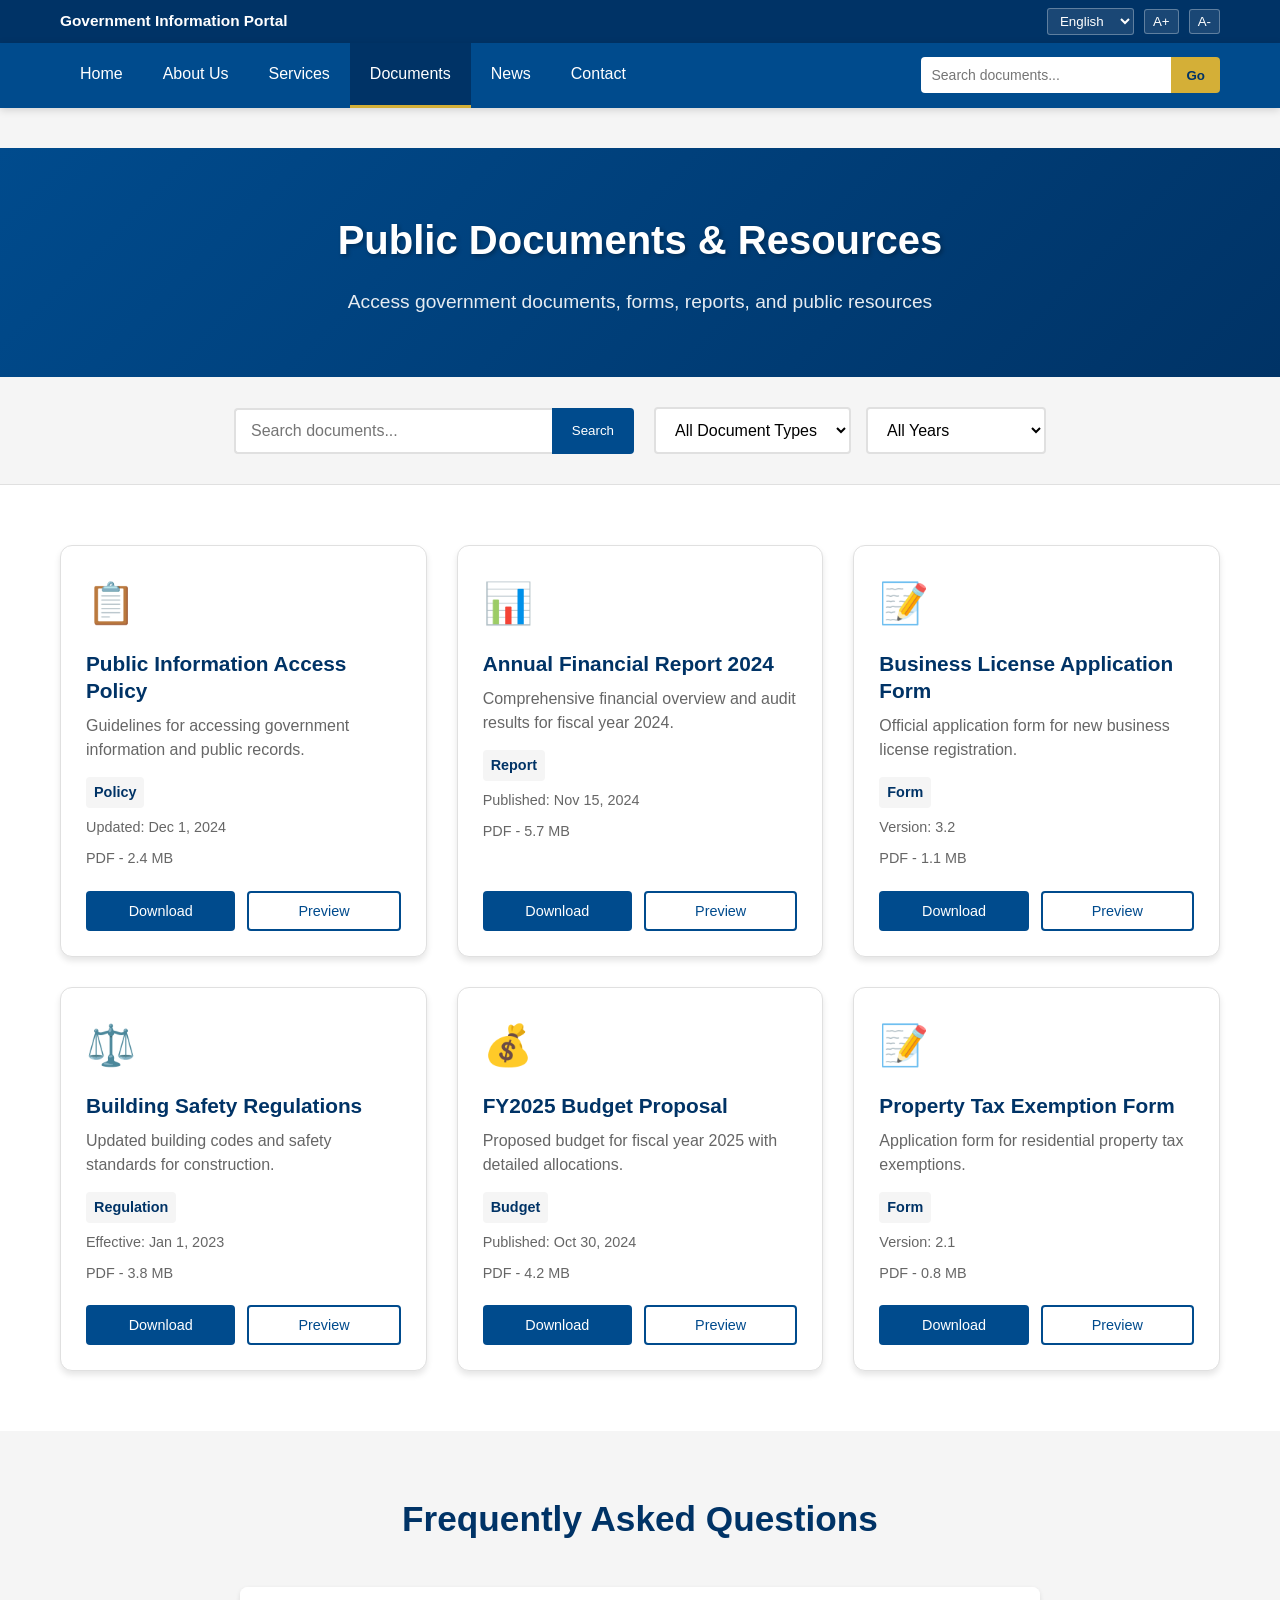
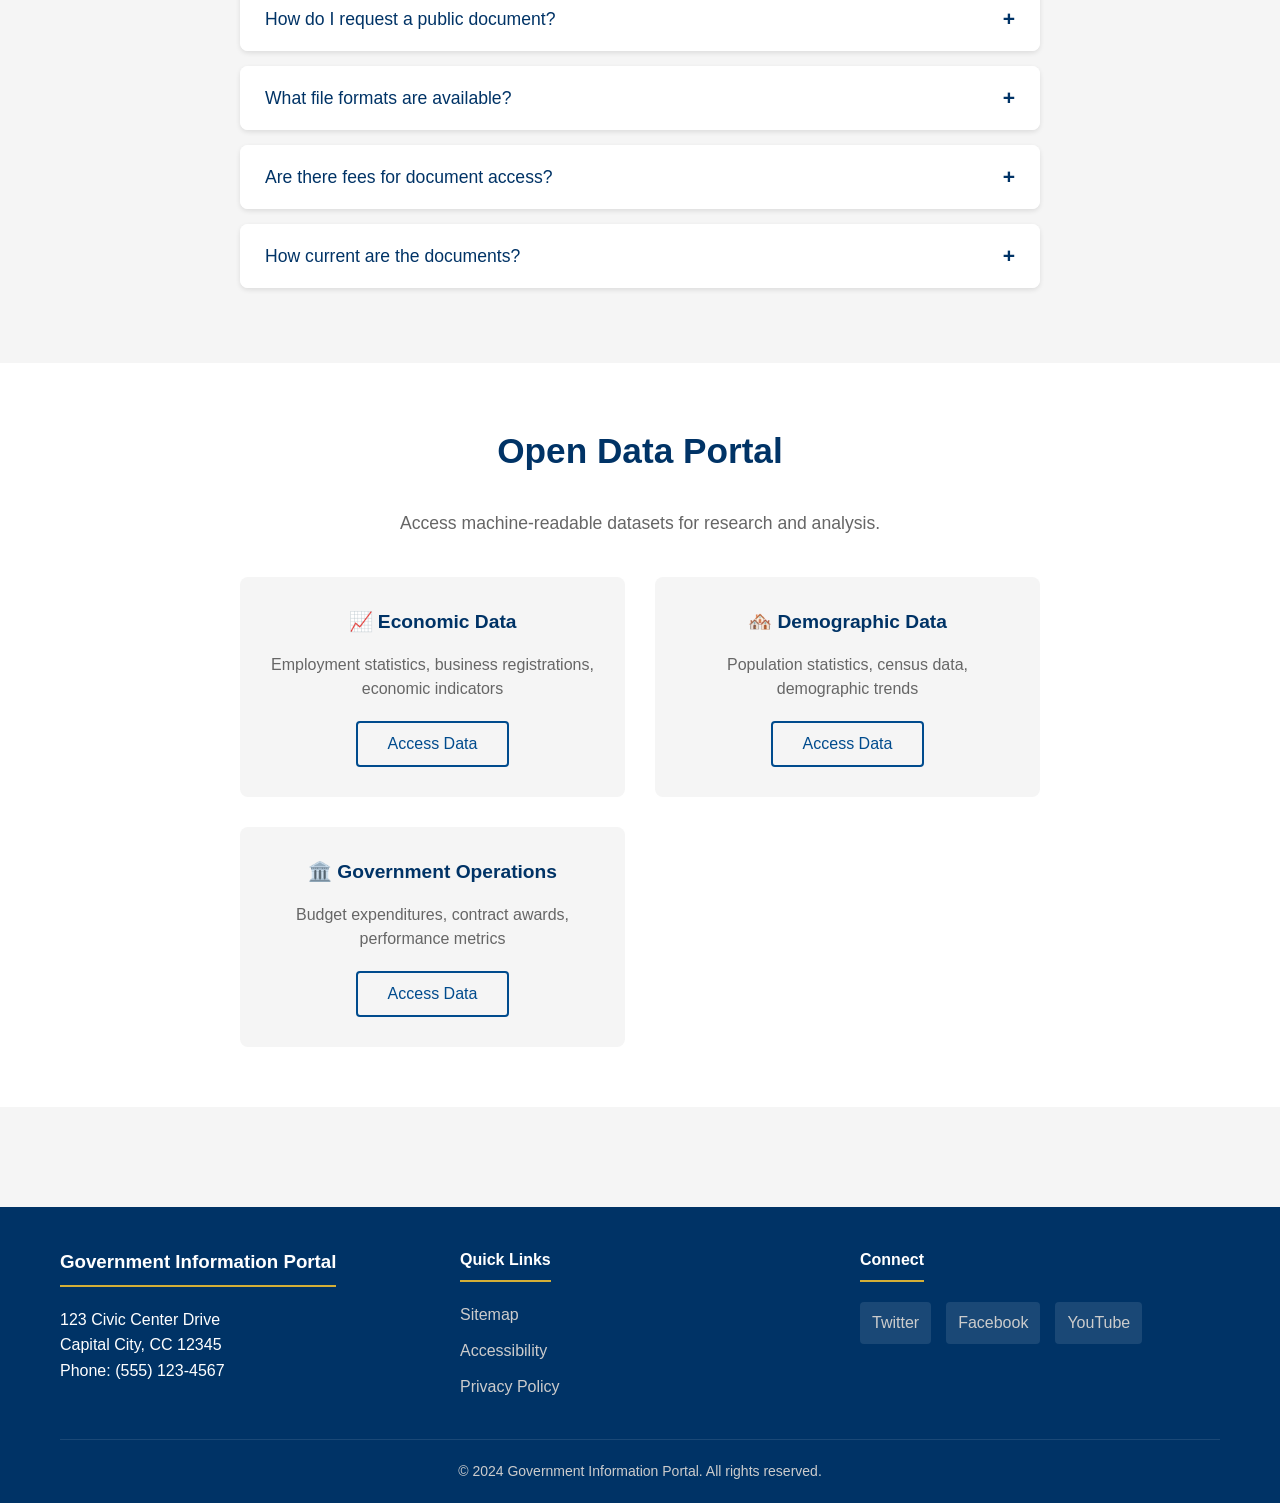
<file: documents.html>
<!DOCTYPE html>
<html lang="en">
<head>
    <meta charset="UTF-8">
    <meta name="viewport" content="width=device-width, initial-scale=1.0">
    <title>Documents & Resources - Government Information Portal</title>
    <link rel="stylesheet" href="css/styles.css">
</head>
<body>
    <header>
        <div class="top-bar">
            <div class="container">
                <span class="site-name">Government Information Portal</span>
                <div class="utility-links">
                    <select id="language-selector">
                        <option value="en">English</option>
                        <option value="es">Español</option>
                    </select>
                    <button class="text-size-btn" id="increase-text">A+</button>
                    <button class="text-size-btn" id="decrease-text">A-</button>
                </div>
            </div>
        </div>
        <nav class="main-nav">
            <div class="container">
                <button class="mobile-menu-btn">☰</button>
                <ul class="nav-links">
                    <li><a href="index.html">Home</a></li>
                    <li><a href="about.html">About Us</a></li>
                    <li><a href="services.html">Services</a></li>
                    <li><a href="documents.html" class="active">Documents</a></li>
                    <li><a href="news.html">News</a></li>
                    <li><a href="contact.html">Contact</a></li>
                </ul>
                <div class="search-bar">
                    <input type="text" placeholder="Search documents..." id="documentSearch">
                    <button type="submit">Go</button>
                </div>
            </div>
        </nav>
    </header>

    <main>
        <!-- Page Header -->
        <section class="page-header">
            <div class="container">
                <h1>Public Documents & Resources</h1>
                <p>Access government documents, forms, reports, and public resources</p>
            </div>
        </section>

        <!-- Document Search and Filter -->
        <section class="documents-filter">
            <div class="container">
                <div class="filter-controls">
                    <div class="search-box">
                        <input type="text" placeholder="Search documents..." id="docSearchInput">
                        <button onclick="searchDocuments()">Search</button>
                    </div>
                    <div class="filter-options">
                        <select id="documentType">
                            <option value="all">All Document Types</option>
                            <option value="policy">Policies</option>
                            <option value="report">Reports</option>
                            <option value="form">Forms</option>
                            <option value="regulation">Regulations</option>
                            <option value="budget">Budget</option>
                        </select>
                        <select id="documentYear">
                            <option value="all">All Years</option>
                            <option value="2024">2024</option>
                            <option value="2023">2023</option>
                            <option value="2022">2022</option>
                            <option value="2021">2021</option>
                        </select>
                    </div>
                </div>
            </div>
        </section>

        <!-- Documents Grid -->
        <section class="documents-section">
            <div class="container">
                <div class="documents-grid">
                    <!-- Policy Documents -->
                    <div class="document-card" data-type="policy" data-year="2024">
                        <div class="doc-icon">📋</div>
                        <div class="doc-content">
                            <h3>Public Information Access Policy</h3>
                            <p class="doc-description">Guidelines for accessing government information and public records.</p>
                            <div class="doc-meta">
                                <span class="doc-type">Policy</span>
                                <span class="doc-date">Updated: Dec 1, 2024</span>
                                <span class="doc-size">PDF - 2.4 MB</span>
                            </div>
                        </div>
                        <div class="doc-actions">
                            <button class="btn-primary" onclick="downloadDocument('policy-2024')">Download</button>
                            <button class="btn-secondary" onclick="previewDocument('policy-2024')">Preview</button>
                        </div>
                    </div>

                    <!-- Report Documents -->
                    <div class="document-card" data-type="report" data-year="2024">
                        <div class="doc-icon">📊</div>
                        <div class="doc-content">
                            <h3>Annual Financial Report 2024</h3>
                            <p class="doc-description">Comprehensive financial overview and audit results for fiscal year 2024.</p>
                            <div class="doc-meta">
                                <span class="doc-type">Report</span>
                                <span class="doc-date">Published: Nov 15, 2024</span>
                                <span class="doc-size">PDF - 5.7 MB</span>
                            </div>
                        </div>
                        <div class="doc-actions">
                            <button class="btn-primary" onclick="downloadDocument('report-2024')">Download</button>
                            <button class="btn-secondary" onclick="previewDocument('report-2024')">Preview</button>
                        </div>
                    </div>

                    <!-- Form Documents -->
                    <div class="document-card" data-type="form" data-year="2024">
                        <div class="doc-icon">📝</div>
                        <div class="doc-content">
                            <h3>Business License Application Form</h3>
                            <p class="doc-description">Official application form for new business license registration.</p>
                            <div class="doc-meta">
                                <span class="doc-type">Form</span>
                                <span class="doc-date">Version: 3.2</span>
                                <span class="doc-size">PDF - 1.1 MB</span>
                            </div>
                        </div>
                        <div class="doc-actions">
                            <button class="btn-primary" onclick="downloadDocument('form-business')">Download</button>
                            <button class="btn-secondary" onclick="previewDocument('form-business')">Preview</button>
                        </div>
                    </div>

                    <!-- Regulation Documents -->
                    <div class="document-card" data-type="regulation" data-year="2023">
                        <div class="doc-icon">⚖️</div>
                        <div class="doc-content">
                            <h3>Building Safety Regulations</h3>
                            <p class="doc-description">Updated building codes and safety standards for construction.</p>
                            <div class="doc-meta">
                                <span class="doc-type">Regulation</span>
                                <span class="doc-date">Effective: Jan 1, 2023</span>
                                <span class="doc-size">PDF - 3.8 MB</span>
                            </div>
                        </div>
                        <div class="doc-actions">
                            <button class="btn-primary" onclick="downloadDocument('reg-building')">Download</button>
                            <button class="btn-secondary" onclick="previewDocument('reg-building')">Preview</button>
                        </div>
                    </div>

                    <!-- Budget Documents -->
                    <div class="document-card" data-type="budget" data-year="2024">
                        <div class="doc-icon">💰</div>
                        <div class="doc-content">
                            <h3>FY2025 Budget Proposal</h3>
                            <p class="doc-description">Proposed budget for fiscal year 2025 with detailed allocations.</p>
                            <div class="doc-meta">
                                <span class="doc-type">Budget</span>
                                <span class="doc-date">Published: Oct 30, 2024</span>
                                <span class="doc-size">PDF - 4.2 MB</span>
                            </div>
                        </div>
                        <div class="doc-actions">
                            <button class="btn-primary" onclick="downloadDocument('budget-2025')">Download</button>
                            <button class="btn-secondary" onclick="previewDocument('budget-2025')">Preview</button>
                        </div>
                    </div>

                    <!-- Additional Form -->
                    <div class="document-card" data-type="form" data-year="2024">
                        <div class="doc-icon">📝</div>
                        <div class="doc-content">
                            <h3>Property Tax Exemption Form</h3>
                            <p class="doc-description">Application form for residential property tax exemptions.</p>
                            <div class="doc-meta">
                                <span class="doc-type">Form</span>
                                <span class="doc-date">Version: 2.1</span>
                                <span class="doc-size">PDF - 0.8 MB</span>
                            </div>
                        </div>
                        <div class="doc-actions">
                            <button class="btn-primary" onclick="downloadDocument('form-tax')">Download</button>
                            <button class="btn-secondary" onclick="previewDocument('form-tax')">Preview</button>
                        </div>
                    </div>
                </div>
            </div>
        </section>

        <!-- FAQ Section -->
        <section class="faq-section">
            <div class="container">
                <h2>Frequently Asked Questions</h2>
                <div class="faq-list">
                    <div class="faq-item">
                        <button class="faq-question" onclick="toggleFAQ(this)">
                            How do I request a public document?
                            <span class="faq-toggle">+</span>
                        </button>
                        <div class="faq-answer">
                            <p>Public documents can be accessed directly through this portal. For documents not available online, submit a formal request through our Public Records Request form available in the Forms section.</p>
                        </div>
                    </div>
                    <div class="faq-item">
                        <button class="faq-question" onclick="toggleFAQ(this)">
                            What file formats are available?
                            <span class="faq-toggle">+</span>
                        </button>
                        <div class="faq-answer">
                            <p>Most documents are available in PDF format. Some datasets may be available in CSV or Excel formats through our Open Data portal.</p>
                        </div>
                    </div>
                    <div class="faq-item">
                        <button class="faq-question" onclick="toggleFAQ(this)">
                            Are there fees for document access?
                            <span class="faq-toggle">+</span>
                        </button>
                        <div class="faq-answer">
                            <p>Most public documents are free to access. However, extensive document requests or specialized reports may incur processing fees as per the Public Records Act.</p>
                        </div>
                    </div>
                    <div class="faq-item">
                        <button class="faq-question" onclick="toggleFAQ(this)">
                            How current are the documents?
                            <span class="faq-toggle">+</span>
                        </button>
                        <div class="faq-answer">
                            <p>Documents are updated regularly. Most reports and policies are current within the last 12 months. Check the publication date on each document for specific timing.</p>
                        </div>
                    </div>
                </div>
            </div>
        </section>

        <!-- Open Data Section -->
        <section class="open-data-section">
            <div class="container">
                <h2>Open Data Portal</h2>
                <div class="open-data-content">
                    <p>Access machine-readable datasets for research and analysis.</p>
                    <div class="data-categories">
                        <div class="data-category">
                            <h3>📈 Economic Data</h3>
                            <p>Employment statistics, business registrations, economic indicators</p>
                            <button class="btn-secondary" onclick="accessOpenData('economic')">Access Data</button>
                        </div>
                        <div class="data-category">
                            <h3>🏘️ Demographic Data</h3>
                            <p>Population statistics, census data, demographic trends</p>
                            <button class="btn-secondary" onclick="accessOpenData('demographic')">Access Data</button>
                        </div>
                        <div class="data-category">
                            <h3>🏛️ Government Operations</h3>
                            <p>Budget expenditures, contract awards, performance metrics</p>
                            <button class="btn-secondary" onclick="accessOpenData('operations')">Access Data</button>
                        </div>
                    </div>
                </div>
            </div>
        </section>
    </main>

    <footer>
        <div class="container">
            <div class="footer-columns">
                <div class="footer-column">
                    <h3>Government Information Portal</h3>
                    <p>123 Civic Center Drive<br>Capital City, CC 12345<br>Phone: (555) 123-4567</p>
                </div>
                <div class="footer-column">
                    <h4>Quick Links</h4>
                    <ul>
                        <li><a href="#">Sitemap</a></li>
                        <li><a href="#">Accessibility</a></li>
                        <li><a href="#">Privacy Policy</a></li>
                    </ul>
                </div>
                <div class="footer-column">
                    <h4>Connect</h4>
                    <div class="social-links">
                        <a href="#">Twitter</a>
                        <a href="#">Facebook</a>
                        <a href="#">YouTube</a>
                    </div>
                </div>
            </div>
            <div class="footer-bottom">
                <p>&copy; 2024 Government Information Portal. All rights reserved.</p>
            </div>
        </div>
    </footer>
    <script src="js/script.js"></script>
</body>
</html>
</file>
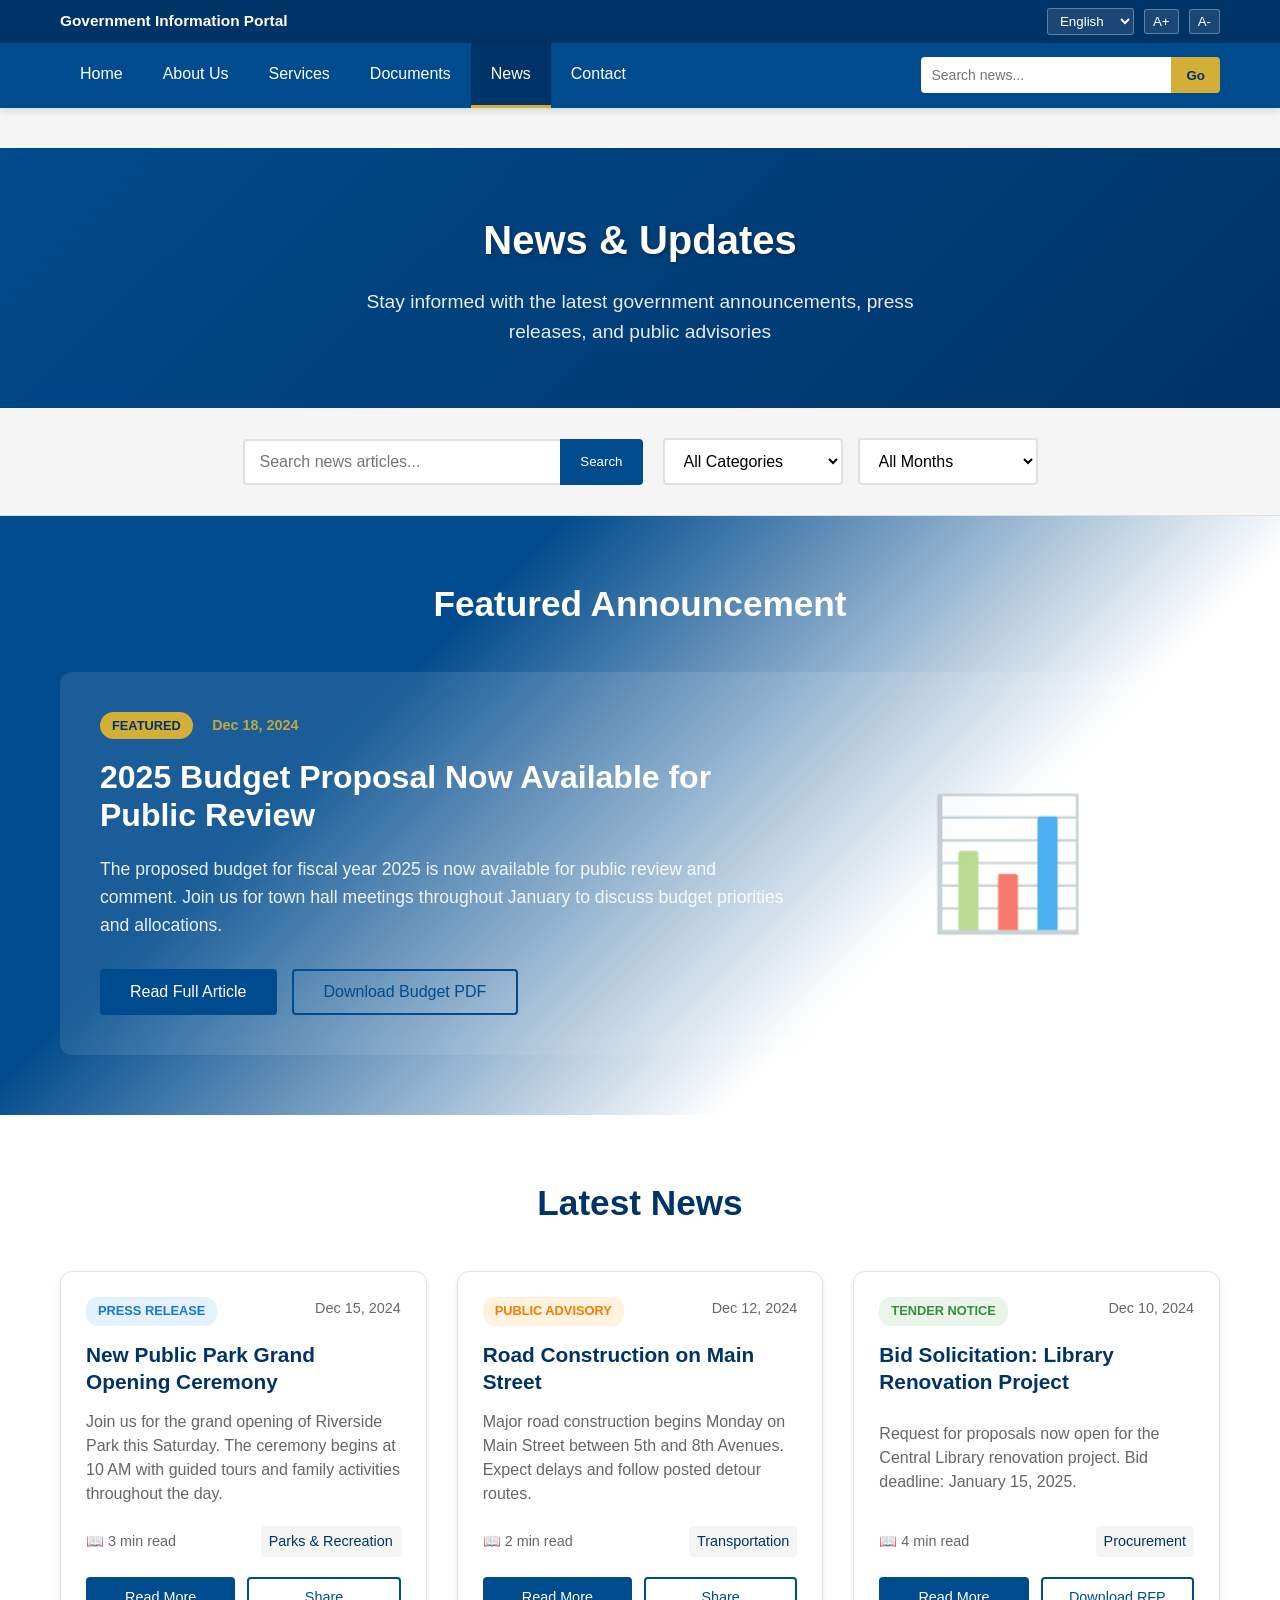
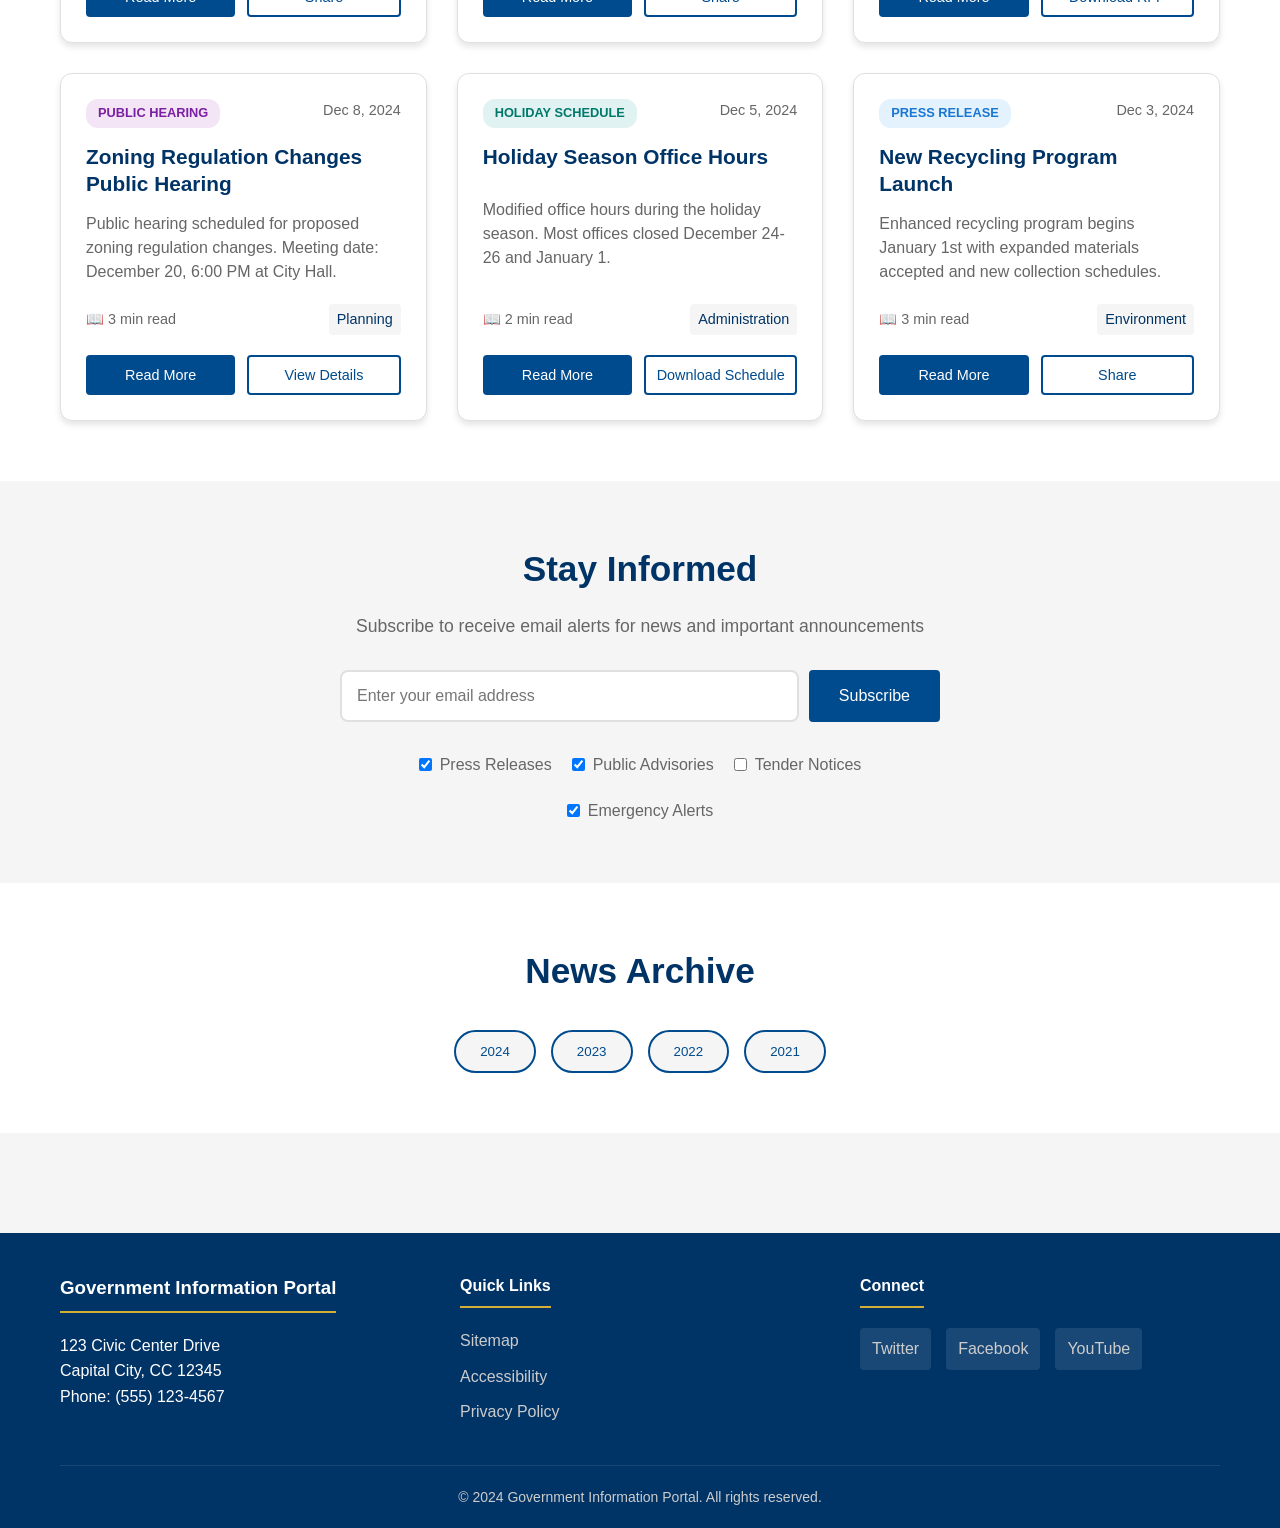
<file: news.html>
<!DOCTYPE html>
<html lang="en">
<head>
    <meta charset="UTF-8">
    <meta name="viewport" content="width=device-width, initial-scale=1.0">
    <title>News & Updates - Government Information Portal</title>
    <link rel="stylesheet" href="css/styles.css">
</head>
<body>
    <header>
        <div class="top-bar">
            <div class="container">
                <span class="site-name">Government Information Portal</span>
                <div class="utility-links">
                    <select id="language-selector">
                        <option value="en">English</option>
                        <option value="es">Español</option>
                    </select>
                    <button class="text-size-btn" id="increase-text">A+</button>
                    <button class="text-size-btn" id="decrease-text">A-</button>
                </div>
            </div>
        </div>
        <nav class="main-nav">
            <div class="container">
                <button class="mobile-menu-btn">☰</button>
                <ul class="nav-links">
                    <li><a href="index.html">Home</a></li>
                    <li><a href="about.html">About Us</a></li>
                    <li><a href="services.html">Services</a></li>
                    <li><a href="documents.html">Documents</a></li>
                    <li><a href="news.html" class="active">News</a></li>
                    <li><a href="contact.html">Contact</a></li>
                </ul>
                <div class="search-bar">
                    <input type="text" placeholder="Search news..." id="newsSearch">
                    <button type="submit">Go</button>
                </div>
            </div>
        </nav>
    </header>

    <main>
        <!-- Page Header -->
        <section class="page-header">
            <div class="container">
                <h1>News & Updates</h1>
                <p>Stay informed with the latest government announcements, press releases, and public advisories</p>
            </div>
        </section>

        <!-- News Search and Filter -->
        <section class="news-filter">
            <div class="container">
                <div class="filter-controls">
                    <div class="search-box">
                        <input type="text" placeholder="Search news articles..." id="newsSearchInput">
                        <button onclick="searchNews()">Search</button>
                    </div>
                    <div class="filter-options">
                        <select id="newsCategory">
                            <option value="all">All Categories</option>
                            <option value="press-release">Press Release</option>
                            <option value="public-advisory">Public Advisory</option>
                            <option value="tender">Tender Notice</option>
                            <option value="hearing">Public Hearing</option>
                            <option value="holiday">Holiday Schedule</option>
                        </select>
                        <select id="newsMonth">
                            <option value="all">All Months</option>
                            <option value="2024-12">December 2024</option>
                            <option value="2024-11">November 2024</option>
                            <option value="2024-10">October 2024</option>
                            <option value="2024-09">September 2024</option>
                        </select>
                    </div>
                </div>
            </div>
        </section>

        <!-- Featured News -->
        <section class="featured-news">
            <div class="container">
                <h2>Featured Announcement</h2>
                <div class="featured-article">
                    <div class="featured-content">
                        <span class="news-badge featured">Featured</span>
                        <span class="news-date">Dec 18, 2024</span>
                        <h3>2025 Budget Proposal Now Available for Public Review</h3>
                        <p class="featured-excerpt">The proposed budget for fiscal year 2025 is now available for public review and comment. Join us for town hall meetings throughout January to discuss budget priorities and allocations.</p>
                        <div class="featured-actions">
                            <button class="btn-primary" onclick="readFullArticle('budget-2025')">Read Full Article</button>
                            <button class="btn-secondary" onclick="downloadBudget()">Download Budget PDF</button>
                        </div>
                    </div>
                    <div class="featured-image">
                        <div class="image-placeholder">📊</div>
                    </div>
                </div>
            </div>
        </section>

        <!-- News Grid -->
        <section class="news-listing">
            <div class="container">
                <h2>Latest News</h2>
                <div class="news-articles-grid">
                    <!-- Press Release -->
                    <article class="news-article" data-category="press-release" data-date="2024-12-15">
                        <div class="article-header">
                            <span class="news-badge press-release">Press Release</span>
                            <span class="article-date">Dec 15, 2024</span>
                        </div>
                        <h3>New Public Park Grand Opening Ceremony</h3>
                        <p class="article-excerpt">Join us for the grand opening of Riverside Park this Saturday. The ceremony begins at 10 AM with guided tours and family activities throughout the day.</p>
                        <div class="article-meta">
                            <span class="read-time">📖 3 min read</span>
                            <span class="article-category">Parks & Recreation</span>
                        </div>
                        <div class="article-actions">
                            <button class="btn-primary" onclick="readFullArticle('park-opening')">Read More</button>
                            <button class="btn-secondary" onclick="shareArticle('park-opening')">Share</button>
                        </div>
                    </article>

                    <!-- Public Advisory -->
                    <article class="news-article" data-category="public-advisory" data-date="2024-12-12">
                        <div class="article-header">
                            <span class="news-badge advisory">Public Advisory</span>
                            <span class="article-date">Dec 12, 2024</span>
                        </div>
                        <h3>Road Construction on Main Street</h3>
                        <p class="article-excerpt">Major road construction begins Monday on Main Street between 5th and 8th Avenues. Expect delays and follow posted detour routes.</p>
                        <div class="article-meta">
                            <span class="read-time">📖 2 min read</span>
                            <span class="article-category">Transportation</span>
                        </div>
                        <div class="article-actions">
                            <button class="btn-primary" onclick="readFullArticle('road-construction')">Read More</button>
                            <button class="btn-secondary" onclick="shareArticle('road-construction')">Share</button>
                        </div>
                    </article>

                    <!-- Tender Notice -->
                    <article class="news-article" data-category="tender" data-date="2024-12-10">
                        <div class="article-header">
                            <span class="news-badge tender">Tender Notice</span>
                            <span class="article-date">Dec 10, 2024</span>
                        </div>
                        <h3>Bid Solicitation: Library Renovation Project</h3>
                        <p class="article-excerpt">Request for proposals now open for the Central Library renovation project. Bid deadline: January 15, 2025.</p>
                        <div class="article-meta">
                            <span class="read-time">📖 4 min read</span>
                            <span class="article-category">Procurement</span>
                        </div>
                        <div class="article-actions">
                            <button class="btn-primary" onclick="readFullArticle('library-tender')">Read More</button>
                            <button class="btn-secondary" onclick="downloadTender()">Download RFP</button>
                        </div>
                    </article>

                    <!-- Public Hearing -->
                    <article class="news-article" data-category="hearing" data-date="2024-12-08">
                        <div class="article-header">
                            <span class="news-badge hearing">Public Hearing</span>
                            <span class="article-date">Dec 8, 2024</span>
                        </div>
                        <h3>Zoning Regulation Changes Public Hearing</h3>
                        <p class="article-excerpt">Public hearing scheduled for proposed zoning regulation changes. Meeting date: December 20, 6:00 PM at City Hall.</p>
                        <div class="article-meta">
                            <span class="read-time">📖 3 min read</span>
                            <span class="article-category">Planning</span>
                        </div>
                        <div class="article-actions">
                            <button class="btn-primary" onclick="readFullArticle('zoning-hearing')">Read More</button>
                            <button class="btn-secondary" onclick="viewHearingDetails()">View Details</button>
                        </div>
                    </article>

                    <!-- Holiday Schedule -->
                    <article class="news-article" data-category="holiday" data-date="2024-12-05">
                        <div class="article-header">
                            <span class="news-badge holiday">Holiday Schedule</span>
                            <span class="article-date">Dec 5, 2024</span>
                        </div>
                        <h3>Holiday Season Office Hours</h3>
                        <p class="article-excerpt">Modified office hours during the holiday season. Most offices closed December 24-26 and January 1.</p>
                        <div class="article-meta">
                            <span class="read-time">📖 2 min read</span>
                            <span class="article-category">Administration</span>
                        </div>
                        <div class="article-actions">
                            <button class="btn-primary" onclick="readFullArticle('holiday-hours')">Read More</button>
                            <button class="btn-secondary" onclick="downloadSchedule()">Download Schedule</button>
                        </div>
                    </article>

                    <!-- Additional Press Release -->
                    <article class="news-article" data-category="press-release" data-date="2024-12-03">
                        <div class="article-header">
                            <span class="news-badge press-release">Press Release</span>
                            <span class="article-date">Dec 3, 2024</span>
                        </div>
                        <h3>New Recycling Program Launch</h3>
                        <p class="article-excerpt">Enhanced recycling program begins January 1st with expanded materials accepted and new collection schedules.</p>
                        <div class="article-meta">
                            <span class="read-time">📖 3 min read</span>
                            <span class="article-category">Environment</span>
                        </div>
                        <div class="article-actions">
                            <button class="btn-primary" onclick="readFullArticle('recycling-program')">Read More</button>
                            <button class="btn-secondary" onclick="shareArticle('recycling-program')">Share</button>
                        </div>
                    </article>
                </div>
            </div>
        </section>

        <!-- Email Subscription -->
        <section class="subscription-section">
            <div class="container">
                <div class="subscription-content">
                    <h2>Stay Informed</h2>
                    <p>Subscribe to receive email alerts for news and important announcements</p>
                    <div class="subscription-form">
                        <input type="email" placeholder="Enter your email address" id="subscriptionEmail">
                        <button class="btn-primary" onclick="subscribeNews()">Subscribe</button>
                    </div>
                    <div class="subscription-options">
                        <label class="checkbox-option">
                            <input type="checkbox" checked> Press Releases
                        </label>
                        <label class="checkbox-option">
                            <input type="checkbox" checked> Public Advisories
                        </label>
                        <label class="checkbox-option">
                            <input type="checkbox"> Tender Notices
                        </label>
                        <label class="checkbox-option">
                            <input type="checkbox" checked> Emergency Alerts
                        </label>
                    </div>
                </div>
            </div>
        </section>

        <!-- Archive Section -->
        <section class="archive-section">
            <div class="container">
                <h2>News Archive</h2>
                <div class="archive-years">
                    <button class="archive-year" onclick="viewArchive('2024')">2024</button>
                    <button class="archive-year" onclick="viewArchive('2023')">2023</button>
                    <button class="archive-year" onclick="viewArchive('2022')">2022</button>
                    <button class="archive-year" onclick="viewArchive('2021')">2021</button>
                </div>
            </div>
        </section>
    </main>

    <footer>
        <div class="container">
            <div class="footer-columns">
                <div class="footer-column">
                    <h3>Government Information Portal</h3>
                    <p>123 Civic Center Drive<br>Capital City, CC 12345<br>Phone: (555) 123-4567</p>
                </div>
                <div class="footer-column">
                    <h4>Quick Links</h4>
                    <ul>
                        <li><a href="#">Sitemap</a></li>
                        <li><a href="#">Accessibility</a></li>
                        <li><a href="#">Privacy Policy</a></li>
                    </ul>
                </div>
                <div class="footer-column">
                    <h4>Connect</h4>
                    <div class="social-links">
                        <a href="#">Twitter</a>
                        <a href="#">Facebook</a>
                        <a href="#">YouTube</a>
                    </div>
                </div>
            </div>
            <div class="footer-bottom">
                <p>&copy; 2024 Government Information Portal. All rights reserved.</p>
            </div>
        </div>
    </footer>
    <script src="js/script.js"></script>
</body>
</html>
</file>
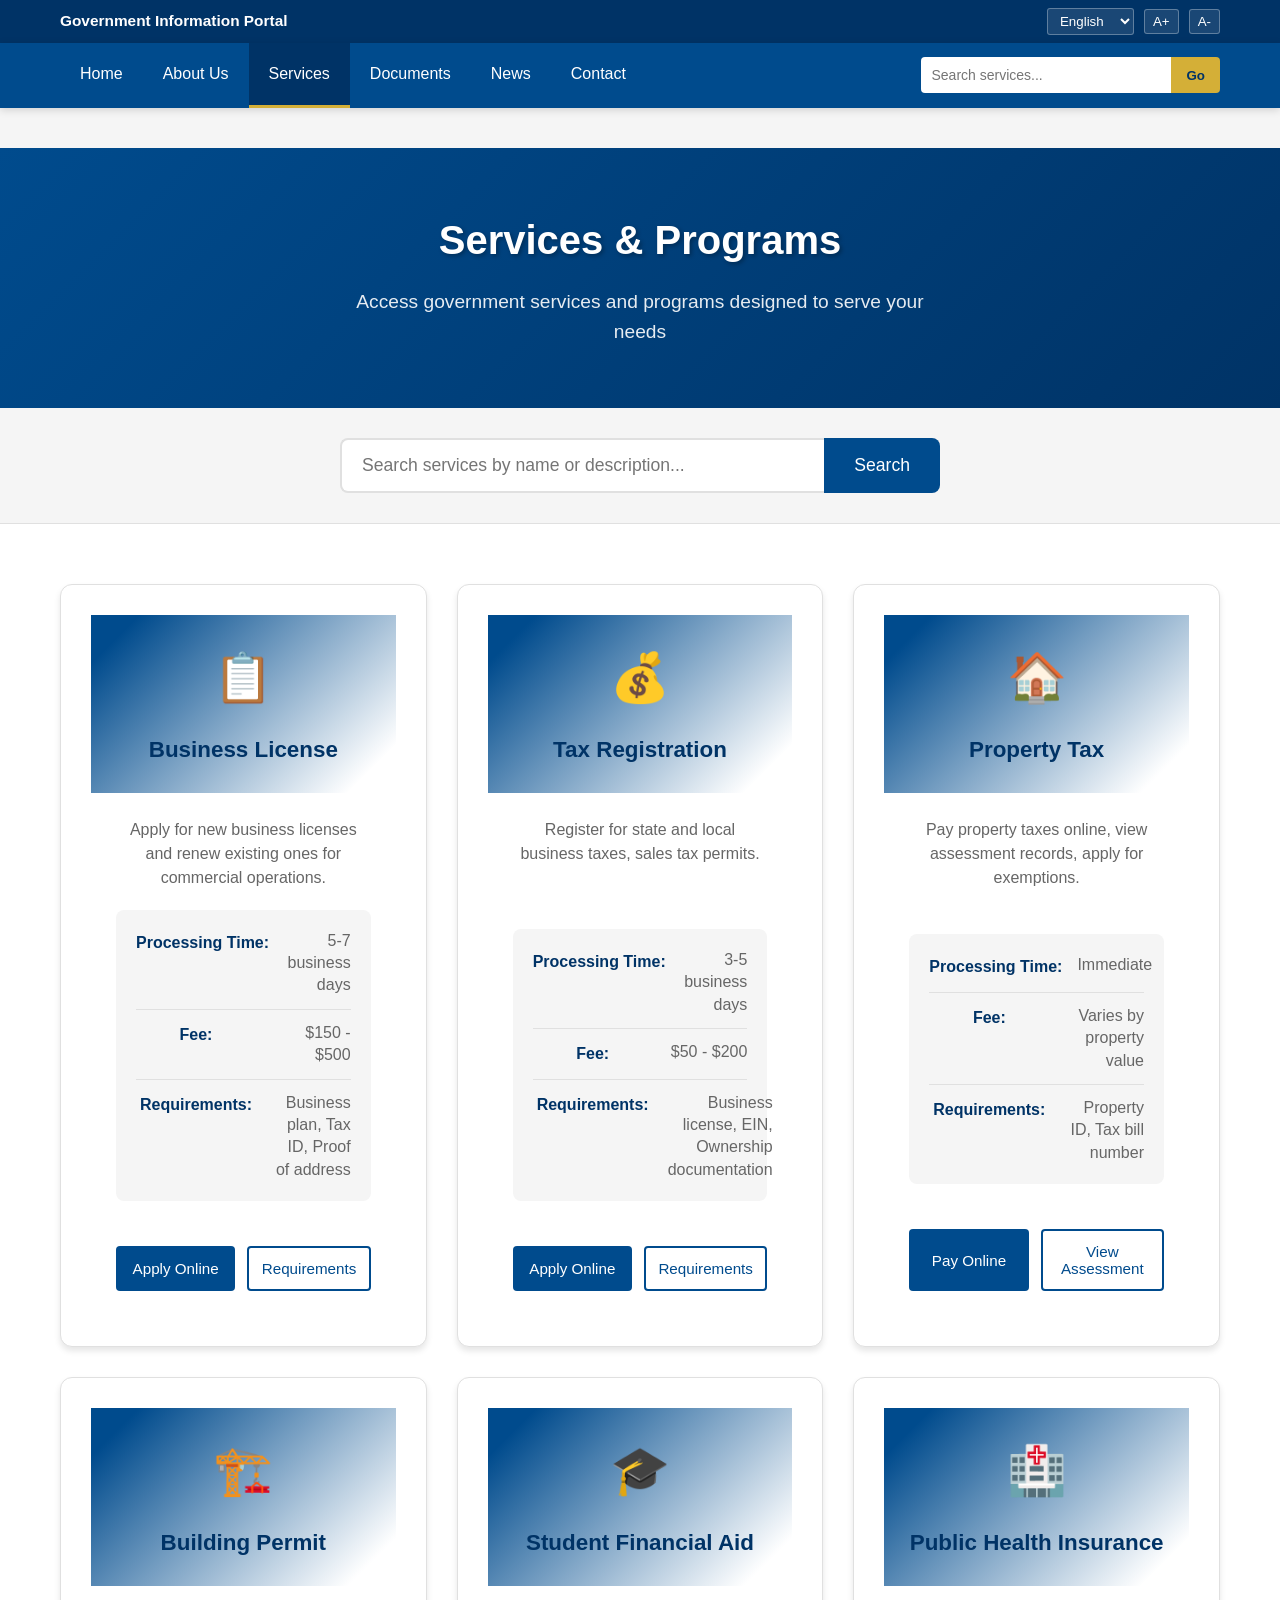
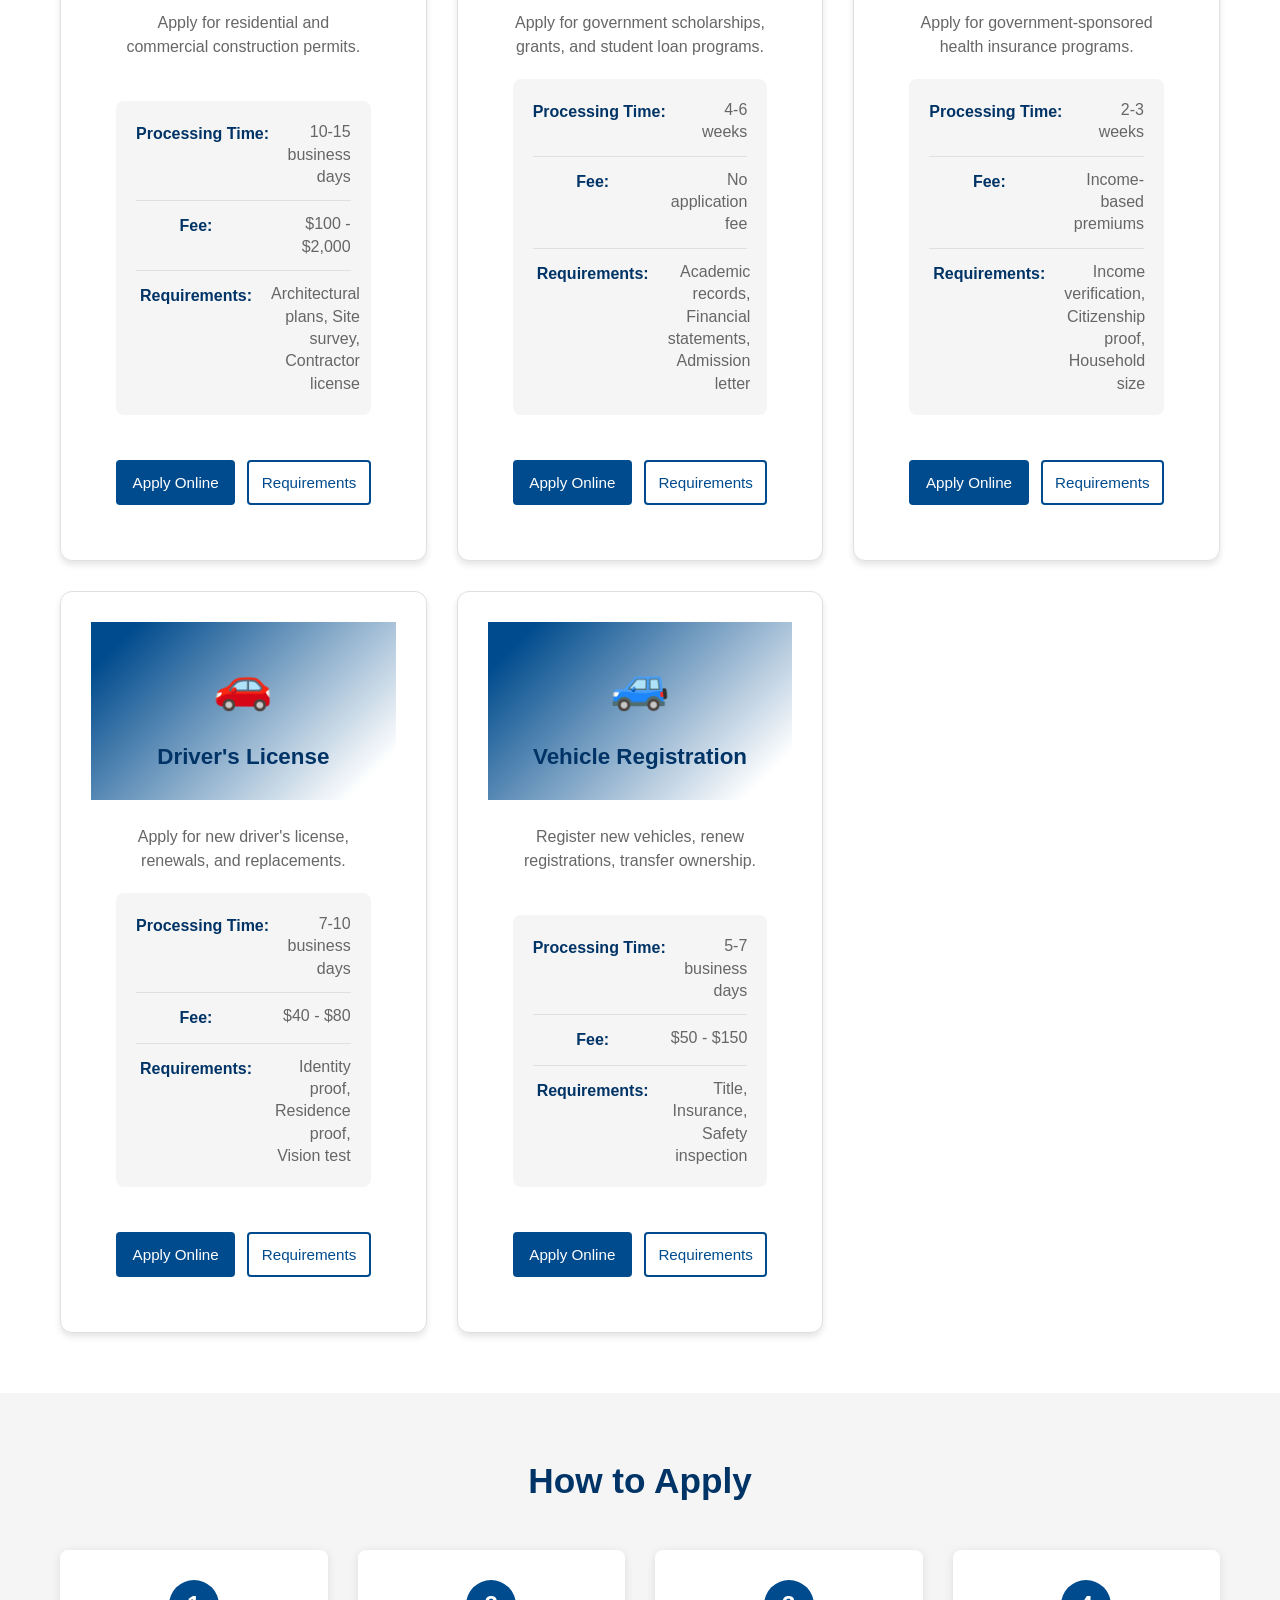
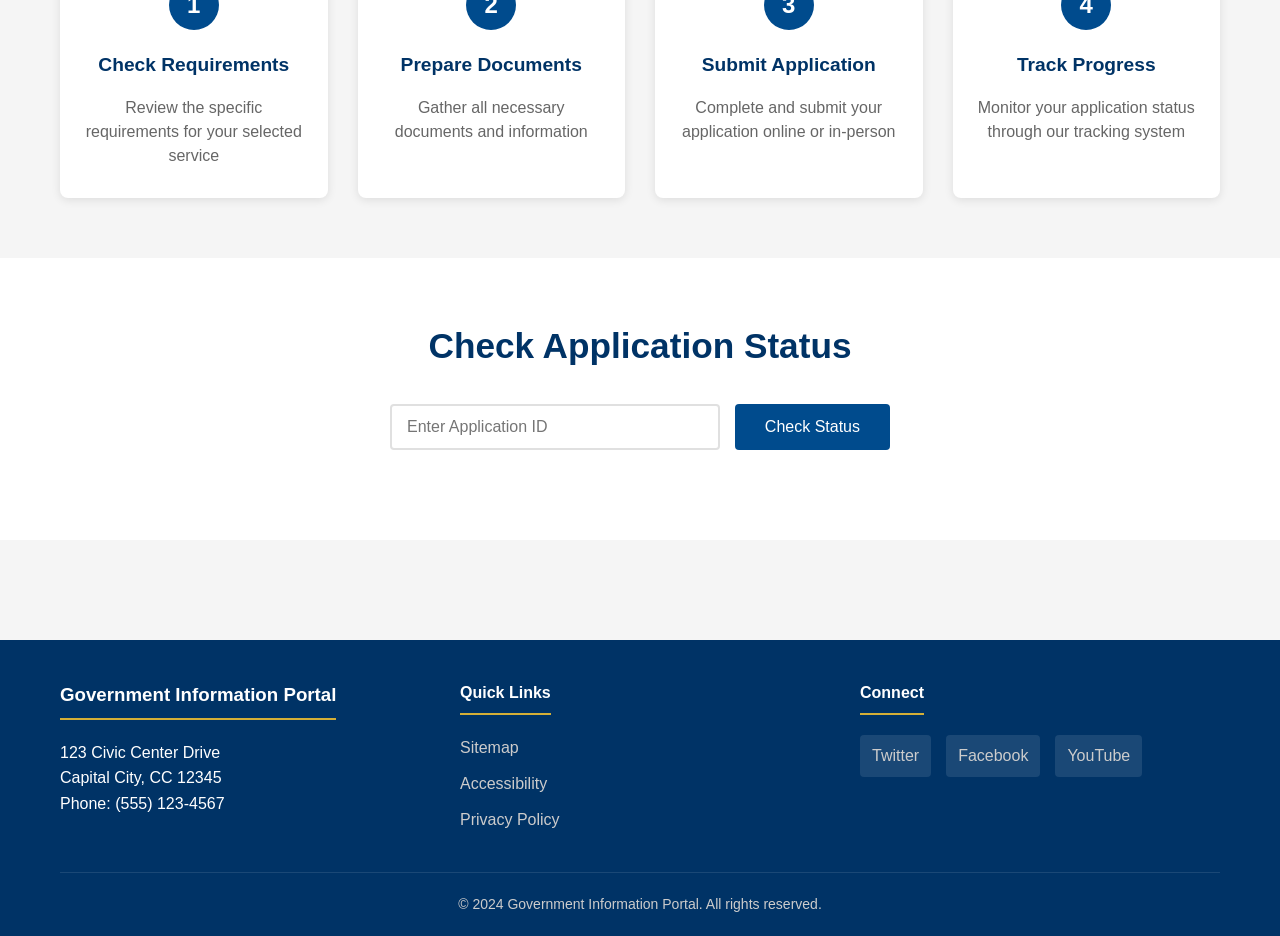
<file: services.html>
<!DOCTYPE html>
<html lang="en">
<head>
    <meta charset="UTF-8">
    <meta name="viewport" content="width=device-width, initial-scale=1.0">
    <title>Services & Programs - Government Information Portal</title>
    <link rel="stylesheet" href="css/styles.css">
</head>
<body>
    <header>
        <div class="top-bar">
            <div class="container">
                <span class="site-name">Government Information Portal</span>
                <div class="utility-links">
                    <select id="language-selector">
                        <option value="en">English</option>
                        <option value="es">Español</option>
                    </select>
                    <button class="text-size-btn" id="increase-text">A+</button>
                    <button class="text-size-btn" id="decrease-text">A-</button>
                </div>
            </div>
        </div>
        <nav class="main-nav">
            <div class="container">
                <button class="mobile-menu-btn">☰</button>
                <ul class="nav-links">
                    <li><a href="index.html">Home</a></li>
                    <li><a href="about.html">About Us</a></li>
                    <li><a href="services.html" class="active">Services</a></li>
                    <li><a href="documents.html">Documents</a></li>
                    <li><a href="news.html">News</a></li>
                    <li><a href="contact.html">Contact</a></li>
                </ul>
                <div class="search-bar">
                    <input type="text" placeholder="Search services..." id="serviceSearch">
                    <button type="submit">Go</button>
                </div>
            </div>
        </nav>
    </header>

    <main>
        <!-- Page Header -->
        <section class="page-header">
            <div class="container">
                <h1>Services & Programs</h1>
                <p>Access government services and programs designed to serve your needs</p>
            </div>
        </section>

        <!-- Service Search -->
        <section class="services-search">
            <div class="container">
                <div class="service-search-box">
                    <input type="text" placeholder="Search services by name or description..." id="servicesSearchInput">
                    <button onclick="searchServices()">Search</button>
                </div>
            </div>
        </section>

        <!-- Services Grid -->
        <section class="services-cards-section">
            <div class="container">
                <div class="services-cards-grid">
                    <!-- Business License -->
                    <div class="service-card" data-category="business">
                        <div class="card-header">
                            <div class="card-icon">📋</div>
                            <h3>Business License</h3>
                        </div>
                        <div class="card-content">
                            <p class="card-description">Apply for new business licenses and renew existing ones for commercial operations.</p>
                            <div class="card-details">
                                <div class="detail-item">
                                    <span class="detail-label">Processing Time:</span>
                                    <span class="detail-value">5-7 business days</span>
                                </div>
                                <div class="detail-item">
                                    <span class="detail-label">Fee:</span>
                                    <span class="detail-value">$150 - $500</span>
                                </div>
                                <div class="detail-item">
                                    <span class="detail-label">Requirements:</span>
                                    <span class="detail-value">Business plan, Tax ID, Proof of address</span>
                                </div>
                            </div>
                        </div>
                        <div class="card-actions">
                            <button class="btn-primary" onclick="startApplication('business-license')">Apply Online</button>
                            <button class="btn-secondary" onclick="viewRequirements('business-license')">Requirements</button>
                        </div>
                    </div>

                    <!-- Tax Registration -->
                    <div class="service-card" data-category="business">
                        <div class="card-header">
                            <div class="card-icon">💰</div>
                            <h3>Tax Registration</h3>
                        </div>
                        <div class="card-content">
                            <p class="card-description">Register for state and local business taxes, sales tax permits.</p>
                            <div class="card-details">
                                <div class="detail-item">
                                    <span class="detail-label">Processing Time:</span>
                                    <span class="detail-value">3-5 business days</span>
                                </div>
                                <div class="detail-item">
                                    <span class="detail-label">Fee:</span>
                                    <span class="detail-value">$50 - $200</span>
                                </div>
                                <div class="detail-item">
                                    <span class="detail-label">Requirements:</span>
                                    <span class="detail-value">Business license, EIN, Ownership documentation</span>
                                </div>
                            </div>
                        </div>
                        <div class="card-actions">
                            <button class="btn-primary" onclick="startApplication('tax-registration')">Apply Online</button>
                            <button class="btn-secondary" onclick="viewRequirements('tax-registration')">Requirements</button>
                        </div>
                    </div>

                    <!-- Property Tax -->
                    <div class="service-card" data-category="housing">
                        <div class="card-header">
                            <div class="card-icon">🏠</div>
                            <h3>Property Tax</h3>
                        </div>
                        <div class="card-content">
                            <p class="card-description">Pay property taxes online, view assessment records, apply for exemptions.</p>
                            <div class="card-details">
                                <div class="detail-item">
                                    <span class="detail-label">Processing Time:</span>
                                    <span class="detail-value">Immediate</span>
                                </div>
                                <div class="detail-item">
                                    <span class="detail-label">Fee:</span>
                                    <span class="detail-value">Varies by property value</span>
                                </div>
                                <div class="detail-item">
                                    <span class="detail-label">Requirements:</span>
                                    <span class="detail-value">Property ID, Tax bill number</span>
                                </div>
                            </div>
                        </div>
                        <div class="card-actions">
                            <button class="btn-primary" onclick="startApplication('property-tax')">Pay Online</button>
                            <button class="btn-secondary" onclick="viewRequirements('property-tax')">View Assessment</button>
                        </div>
                    </div>

                    <!-- Building Permit -->
                    <div class="service-card" data-category="housing">
                        <div class="card-header">
                            <div class="card-icon">🏗️</div>
                            <h3>Building Permit</h3>
                        </div>
                        <div class="card-content">
                            <p class="card-description">Apply for residential and commercial construction permits.</p>
                            <div class="card-details">
                                <div class="detail-item">
                                    <span class="detail-label">Processing Time:</span>
                                    <span class="detail-value">10-15 business days</span>
                                </div>
                                <div class="detail-item">
                                    <span class="detail-label">Fee:</span>
                                    <span class="detail-value">$100 - $2,000</span>
                                </div>
                                <div class="detail-item">
                                    <span class="detail-label">Requirements:</span>
                                    <span class="detail-value">Architectural plans, Site survey, Contractor license</span>
                                </div>
                            </div>
                        </div>
                        <div class="card-actions">
                            <button class="btn-primary" onclick="startApplication('housing-permit')">Apply Online</button>
                            <button class="btn-secondary" onclick="viewRequirements('housing-permit')">Requirements</button>
                        </div>
                    </div>

                    <!-- Student Financial Aid -->
                    <div class="service-card" data-category="education">
                        <div class="card-header">
                            <div class="card-icon">🎓</div>
                            <h3>Student Financial Aid</h3>
                        </div>
                        <div class="card-content">
                            <p class="card-description">Apply for government scholarships, grants, and student loan programs.</p>
                            <div class="card-details">
                                <div class="detail-item">
                                    <span class="detail-label">Processing Time:</span>
                                    <span class="detail-value">4-6 weeks</span>
                                </div>
                                <div class="detail-item">
                                    <span class="detail-label">Fee:</span>
                                    <span class="detail-value">No application fee</span>
                                </div>
                                <div class="detail-item">
                                    <span class="detail-label">Requirements:</span>
                                    <span class="detail-value">Academic records, Financial statements, Admission letter</span>
                                </div>
                            </div>
                        </div>
                        <div class="card-actions">
                            <button class="btn-primary" onclick="startApplication('student-aid')">Apply Online</button>
                            <button class="btn-secondary" onclick="viewRequirements('student-aid')">Requirements</button>
                        </div>
                    </div>

                    <!-- Health Insurance -->
                    <div class="service-card" data-category="health">
                        <div class="card-header">
                            <div class="card-icon">🏥</div>
                            <h3>Public Health Insurance</h3>
                        </div>
                        <div class="card-content">
                            <p class="card-description">Apply for government-sponsored health insurance programs.</p>
                            <div class="card-details">
                                <div class="detail-item">
                                    <span class="detail-label">Processing Time:</span>
                                    <span class="detail-value">2-3 weeks</span>
                                </div>
                                <div class="detail-item">
                                    <span class="detail-label">Fee:</span>
                                    <span class="detail-value">Income-based premiums</span>
                                </div>
                                <div class="detail-item">
                                    <span class="detail-label">Requirements:</span>
                                    <span class="detail-value">Income verification, Citizenship proof, Household size</span>
                                </div>
                            </div>
                        </div>
                        <div class="card-actions">
                            <button class="btn-primary" onclick="startApplication('health-insurance')">Apply Online</button>
                            <button class="btn-secondary" onclick="viewRequirements('health-insurance')">Requirements</button>
                        </div>
                    </div>

                    <!-- Driver's License -->
                    <div class="service-card" data-category="transportation">
                        <div class="card-header">
                            <div class="card-icon">🚗</div>
                            <h3>Driver's License</h3>
                        </div>
                        <div class="card-content">
                            <p class="card-description">Apply for new driver's license, renewals, and replacements.</p>
                            <div class="card-details">
                                <div class="detail-item">
                                    <span class="detail-label">Processing Time:</span>
                                    <span class="detail-value">7-10 business days</span>
                                </div>
                                <div class="detail-item">
                                    <span class="detail-label">Fee:</span>
                                    <span class="detail-value">$40 - $80</span>
                                </div>
                                <div class="detail-item">
                                    <span class="detail-label">Requirements:</span>
                                    <span class="detail-value">Identity proof, Residence proof, Vision test</span>
                                </div>
                            </div>
                        </div>
                        <div class="card-actions">
                            <button class="btn-primary" onclick="startApplication('drivers-license')">Apply Online</button>
                            <button class="btn-secondary" onclick="viewRequirements('drivers-license')">Requirements</button>
                        </div>
                    </div>

                    <!-- Vehicle Registration -->
                    <div class="service-card" data-category="transportation">
                        <div class="card-header">
                            <div class="card-icon">🚙</div>
                            <h3>Vehicle Registration</h3>
                        </div>
                        <div class="card-content">
                            <p class="card-description">Register new vehicles, renew registrations, transfer ownership.</p>
                            <div class="card-details">
                                <div class="detail-item">
                                    <span class="detail-label">Processing Time:</span>
                                    <span class="detail-value">5-7 business days</span>
                                </div>
                                <div class="detail-item">
                                    <span class="detail-label">Fee:</span>
                                    <span class="detail-value">$50 - $150</span>
                                </div>
                                <div class="detail-item">
                                    <span class="detail-label">Requirements:</span>
                                    <span class="detail-value">Title, Insurance, Safety inspection</span>
                                </div>
                            </div>
                        </div>
                        <div class="card-actions">
                            <button class="btn-primary" onclick="startApplication('vehicle-registration')">Apply Online</button>
                            <button class="btn-secondary" onclick="viewRequirements('vehicle-registration')">Requirements</button>
                        </div>
                    </div>
                </div>
            </div>
        </section>

        <!-- Application Process -->
        <section class="process-section">
            <div class="container">
                <h2>How to Apply</h2>
                <div class="process-steps">
                    <div class="process-step">
                        <div class="step-number">1</div>
                        <h3>Check Requirements</h3>
                        <p>Review the specific requirements for your selected service</p>
                    </div>
                    <div class="process-step">
                        <div class="step-number">2</div>
                        <h3>Prepare Documents</h3>
                        <p>Gather all necessary documents and information</p>
                    </div>
                    <div class="process-step">
                        <div class="step-number">3</div>
                        <h3>Submit Application</h3>
                        <p>Complete and submit your application online or in-person</p>
                    </div>
                    <div class="process-step">
                        <div class="step-number">4</div>
                        <h3>Track Progress</h3>
                        <p>Monitor your application status through our tracking system</p>
                    </div>
                </div>
            </div>
        </section>

        <!-- Service Status Check -->
        <section class="status-section">
            <div class="container">
                <h2>Check Application Status</h2>
                <div class="status-check">
                    <input type="text" placeholder="Enter Application ID" id="applicationId">
                    <button class="btn-primary" onclick="checkStatus()">Check Status</button>
                </div>
                <div id="statusResult" class="status-result"></div>
            </div>
        </section>
    </main>

    <footer>
        <div class="container">
            <div class="footer-columns">
                <div class="footer-column">
                    <h3>Government Information Portal</h3>
                    <p>123 Civic Center Drive<br>Capital City, CC 12345<br>Phone: (555) 123-4567</p>
                </div>
                <div class="footer-column">
                    <h4>Quick Links</h4>
                    <ul>
                        <li><a href="#">Sitemap</a></li>
                        <li><a href="#">Accessibility</a></li>
                        <li><a href="#">Privacy Policy</a></li>
                    </ul>
                </div>
                <div class="footer-column">
                    <h4>Connect</h4>
                    <div class="social-links">
                        <a href="#">Twitter</a>
                        <a href="#">Facebook</a>
                        <a href="#">YouTube</a>
                    </div>
                </div>
            </div>
            <div class="footer-bottom">
                <p>&copy; 2024 Government Information Portal. All rights reserved.</p>
            </div>
        </div>
    </footer>
    <script src="js/script.js"></script>
</body>
</html>
</file>
<file: css/styles.css>
* {
    margin: 0;
    padding: 0;
    box-sizing: border-box;
}

:root {
    --primary-blue: #003366;
    --secondary-blue: #004b8d;
    --accent-gold: #d4af37;
    --light-gray: #f5f5f5;
    --dark-gray: #333;
    --white: #ffffff;
}

body {
    font-family: 'Segoe UI', Tahoma, Geneva, Verdana, sans-serif;
    line-height: 1.6;
    color: var(--dark-gray);
    font-size: 16px;
    background-color: var(--light-gray);
}

.container {
    max-width: 1200px;
    margin: 0 auto;
    padding: 0 20px;
}

/* Header Styles */
.top-bar {
    background-color: var(--primary-blue);
    color: var(--white);
    padding: 8px 0;
    font-size: 14px;
    box-shadow: 0 2px 4px rgba(0,0,0,0.1);
}

.top-bar .container {
    display: flex;
    justify-content: space-between;
    align-items: center;
}

.site-name {
    font-weight: bold;
    font-size: 1.1em;
}

.utility-links {
    display: flex;
    gap: 10px;
    align-items: center;
}

#language-selector, .text-size-btn {
    background: rgba(255,255,255,0.1);
    border: 1px solid rgba(255,255,255,0.3);
    color: var(--white);
    cursor: pointer;
    padding: 4px 8px;
    border-radius: 3px;
    transition: background-color 0.3s;
}

.text-size-btn:hover, #language-selector:hover {
    background: rgba(255,255,255,0.2);
}

.main-nav {
    background-color: var(--secondary-blue);
    padding: 0;
    position: sticky;
    top: 0;
    z-index: 100;
    box-shadow: 0 2px 8px rgba(0,0,0,0.15);
}

.main-nav .container {
    display: flex;
    justify-content: space-between;
    align-items: center;
    flex-wrap: wrap;
}

.nav-links {
    display: flex;
    list-style: none;
    flex-wrap: wrap;
}

.nav-links li a {
    color: var(--white);
    text-decoration: none;
    padding: 18px 20px;
    display: block;
    transition: all 0.3s ease;
    font-weight: 500;
    border-bottom: 3px solid transparent;
}

.nav-links li a:hover, .nav-links li a.active {
    background-color: var(--primary-blue);
    border-bottom: 3px solid var(--accent-gold);
}

.search-bar {
    display: flex;
    margin: 10px 0;
}

.search-bar input {
    padding: 10px;
    border: none;
    border-radius: 4px 0 0 4px;
    width: 250px;
    font-size: 14px;
}

.search-bar button {
    padding: 10px 15px;
    background-color: var(--accent-gold);
    color: var(--primary-blue);
    border: none;
    border-radius: 0 4px 4px 0;
    cursor: pointer;
    font-weight: bold;
    transition: background-color 0.3s;
}

.search-bar button:hover {
    background-color: #b8941f;
}

.mobile-menu-btn {
    display: none;
    background: none;
    border: none;
    color: var(--white);
    font-size: 1.5em;
    cursor: pointer;
}

/* Main Content */
main {
    min-height: 60vh;
    padding: 40px 0;
}

.hero {
    background: linear-gradient(135deg, var(--secondary-blue) 0%, var(--primary-blue) 100%);
    color: var(--white);
    padding: 60px 0;
    text-align: center;
    margin-bottom: 40px;
}

.hero h1 {
    font-size: 2.5em;
    margin-bottom: 20px;
    text-shadow: 2px 2px 4px rgba(0,0,0,0.3);
}

.hero p {
    font-size: 1.2em;
    max-width: 600px;
    margin: 0 auto;
}

/* Footer Styles */
footer {
    background-color: var(--primary-blue);
    color: var(--white);
    padding: 40px 0 20px;
    margin-top: 60px;
}

.footer-columns {
    display: grid;
    grid-template-columns: repeat(auto-fit, minmax(250px, 1fr));
    gap: 40px;
    margin-bottom: 30px;
}

.footer-column h3, .footer-column h4 {
    margin-bottom: 20px;
    color: var(--white);
    border-bottom: 2px solid var(--accent-gold);
    padding-bottom: 8px;
    display: inline-block;
}

.footer-column ul {
    list-style: none;
}

.footer-column ul li {
    margin-bottom: 10px;
}

.footer-column a {
    color: #ccc;
    text-decoration: none;
    transition: color 0.3s;
}

.footer-column a:hover {
    color: var(--accent-gold);
}

.social-links {
    display: flex;
    gap: 15px;
    flex-wrap: wrap;
}

.social-links a {
    background: rgba(255,255,255,0.1);
    padding: 8px 12px;
    border-radius: 4px;
    transition: all 0.3s;
}

.social-links a:hover {
    background: var(--accent-gold);
    color: var(--primary-blue);
}

.footer-bottom {
    border-top: 1px solid rgba(255,255,255,0.1);
    padding-top: 20px;
    text-align: center;
    color: #ccc;
    font-size: 14px;
}

/* Accessibility */
.high-contrast {
    background-color: #000 !important;
    color: #fff !important;
}

.high-contrast header,
.high-contrast footer {
    background-color: #000 !important;
    color: #fff !important;
}

/* Loading Animation */
.loading {
    opacity: 0.7;
    pointer-events: none;
}

/* Responsive Design */
@media (max-width: 768px) {
    .mobile-menu-btn {
        display: block;
    }
    
    .nav-links {
        display: none;
        flex-direction: column;
        width: 100%;
        background-color: var(--secondary-blue);
    }
    
    .nav-links.active {
        display: flex;
    }
    
    .nav-links li a {
        padding: 15px;
        border-bottom: 1px solid rgba(255,255,255,0.1);
    }
    
    .search-bar {
        width: 100%;
        margin: 15px 0;
    }
    
    .search-bar input {
        width: 100%;
    }
    
    .hero h1 {
        font-size: 2em;
    }
    
    .main-nav .container {
        flex-direction: column;
        align-items: stretch;
    }
}

@media (max-width: 480px) {
    .container {
        padding: 0 15px;
    }
    
    .top-bar .container {
        flex-direction: column;
        gap: 10px;
        text-align: center;
    }
    
    .hero {
        padding: 40px 0;
    }
    
    .hero h1 {
        font-size: 1.8em;
    }
}

/* ----------------------------------------------------------Homepage Specific Styles-------------------------------------------------------------- */
.alert-banner {
    background-color: #fff3cd;
    border: 1px solid #ffeaa7;
    color: #856404;
    padding: 15px 0;
    display: none;
}

.alert-banner.show {
    display: block;
}

.alert-banner .container {
    display: flex;
    align-items: center;
    justify-content: space-between;
}

.alert-icon {
    margin-right: 10px;
    font-size: 1.2em;
}

.alert-close {
    background: none;
    border: none;
    font-size: 1.5em;
    cursor: pointer;
    color: #856404;
}

.services-section {
    padding: 60px 0;
    background-color: var(--white);
}

.services-section h2 {
    text-align: center;
    margin-bottom: 40px;
    color: var(--primary-blue);
    font-size: 2.2em;
}

.services-grid {
    display: grid;
    grid-template-columns: repeat(auto-fit, minmax(280px, 1fr));
    gap: 30px;
    margin-bottom: 40px;
}

.service-card {
    background: var(--white);
    border: 1px solid #e0e0e0;
    border-radius: 8px;
    padding: 30px;
    text-align: center;
    transition: transform 0.3s ease, box-shadow 0.3s ease;
    box-shadow: 0 2px 10px rgba(0,0,0,0.1);
}

.service-card:hover {
    transform: translateY(-5px);
    box-shadow: 0 5px 20px rgba(0,0,0,0.15);
}

.service-icon {
    font-size: 3em;
    margin-bottom: 20px;
}

.service-card h3 {
    color: var(--primary-blue);
    margin-bottom: 15px;
    font-size: 1.3em;
}

.service-card p {
    color: #666;
    margin-bottom: 20px;
    line-height: 1.5;
}

.service-btn {
    background-color: var(--secondary-blue);
    color: var(--white);
    border: none;
    padding: 12px 24px;
    border-radius: 4px;
    cursor: pointer;
    font-weight: 500;
    transition: background-color 0.3s;
}

.service-btn:hover {
    background-color: var(--primary-blue);
}

.news-section {
    padding: 60px 0;
    background-color: var(--light-gray);
}

.news-section h2 {
    text-align: center;
    margin-bottom: 40px;
    color: var(--primary-blue);
    font-size: 2.2em;
}

.news-grid {
    display: grid;
    grid-template-columns: repeat(auto-fit, minmax(300px, 1fr));
    gap: 30px;
    margin-bottom: 40px;
}

.news-card {
    background: var(--white);
    border-radius: 8px;
    padding: 25px;
    box-shadow: 0 2px 10px rgba(0,0,0,0.1);
    transition: transform 0.3s ease;
}

.news-card:hover {
    transform: translateY(-3px);
}

.news-date {
    color: var(--accent-gold);
    font-weight: 600;
    margin-bottom: 10px;
    font-size: 0.9em;
}

.news-card h3 {
    color: var(--primary-blue);
    margin-bottom: 15px;
    font-size: 1.2em;
}

.news-card p {
    color: #666;
    margin-bottom: 15px;
    line-height: 1.5;
}

.read-more {
    color: var(--secondary-blue);
    text-decoration: none;
    font-weight: 500;
    transition: color 0.3s;
}

.read-more:hover {
    color: var(--primary-blue);
}

.news-actions {
    text-align: center;
    display: flex;
    gap: 20px;
    justify-content: center;
    flex-wrap: wrap;
}

.btn-primary, .btn-secondary {
    padding: 12px 30px;
    border: none;
    border-radius: 4px;
    cursor: pointer;
    font-weight: 500;
    transition: all 0.3s;
    font-size: 1em;
}

.btn-primary {
    background-color: var(--secondary-blue);
    color: var(--white);
}

.btn-primary:hover {
    background-color: var(--primary-blue);
}

.btn-secondary {
    background-color: transparent;
    color: var(--secondary-blue);
    border: 2px solid var(--secondary-blue);
}

.btn-secondary:hover {
    background-color: var(--secondary-blue);
    color: var(--white);
}

.stats-section {
    padding: 60px 0;
    background-color: var(--white);
}

.stats-section h2 {
    text-align: center;
    margin-bottom: 40px;
    color: var(--primary-blue);
    font-size: 2.2em;
}

.stats-grid {
    display: grid;
    grid-template-columns: repeat(auto-fit, minmax(200px, 1fr));
    gap: 30px;
}

.stat-item {
    text-align: center;
    padding: 20px;
}

.stat-number {
    font-size: 3em;
    font-weight: bold;
    color: var(--secondary-blue);
    margin-bottom: 10px;
}

.stat-label {
    color: #666;
    font-size: 1.1em;
    font-weight: 500;
}

/* Responsive Homepage */
@media (max-width: 768px) {
    .services-grid,
    .news-grid,
    .stats-grid {
        grid-template-columns: 1fr;
        gap: 20px;
    }
    
    .news-actions {
        flex-direction: column;
        align-items: center;
    }
    
    .btn-primary,
    .btn-secondary {
        width: 100%;
        max-width: 300px;
    }
    
    .service-card {
        padding: 20px;
    }
}



/* ---------------------------------------------------------About Page Specific Styles------------------------------------------------------------ */
.page-header {
    background: linear-gradient(135deg, var(--secondary-blue) 0%, var(--primary-blue) 100%);
    color: var(--white);
    padding: 60px 0;
    text-align: center;
}

.page-header h1 {
    font-size: 2.5em;
    margin-bottom: 15px;
    text-shadow: 2px 2px 4px rgba(0,0,0,0.3);
}

.page-header p {
    font-size: 1.2em;
    max-width: 600px;
    margin: 0 auto;
    opacity: 0.9;
}

.mission-section {
    padding: 60px 0;
    background-color: var(--white);
}

.mission-grid {
    display: grid;
    grid-template-columns: repeat(auto-fit, minmax(400px, 1fr));
    gap: 40px;
}

.mission-card {
    background: var(--light-gray);
    padding: 40px;
    border-radius: 8px;
    border-left: 4px solid var(--accent-gold);
}

.mission-card h2 {
    color: var(--primary-blue);
    margin-bottom: 20px;
    font-size: 1.8em;
}

.mission-card p {
    line-height: 1.6;
    color: #666;
    font-size: 1.1em;
}

.leadership-section {
    padding: 60px 0;
    background-color: var(--light-gray);
}

.leadership-section h2 {
    text-align: center;
    margin-bottom: 40px;
    color: var(--primary-blue);
    font-size: 2.2em;
}

.leadership-grid {
    display: grid;
    grid-template-columns: repeat(auto-fit, minmax(220px, 1fr));
    gap: 25px;
}

.leader-card {
    background: var(--white);
    padding: 30px;
    border-radius: 8px;
    text-align: center;
    box-shadow: 0 2px 10px rgba(0,0,0,0.1);
    transition: transform 0.3s ease;
}

.leader-card:hover {
    transform: translateY(-5px);
}

.leader-photo {
    font-size: 4em;
    margin-bottom: 20px;
    color: var(--secondary-blue);
}

.leader-card h3 {
    color: var(--primary-blue);
    margin-bottom: 10px;
    font-size: 1.3em;
}

.leader-title {
    color: var(--accent-gold);
    font-weight: 600;
    margin-bottom: 15px;
    font-size: 1em;
}

.leader-bio {
    color: #666;
    line-height: 1.5;
    font-size: 0.95em;
}

.org-chart-section {
    padding: 60px 0;
    background-color: var(--white);
}

.org-chart-section h2 {
    text-align: center;
    margin-bottom: 40px;
    color: var(--primary-blue);
    font-size: 2.2em;
}

.org-chart {
    text-align: center;
    margin-bottom: 30px;
}

.org-level {
    display: flex;
    justify-content: center;
    gap: 20px;
    margin-bottom: 20px;
    flex-wrap: wrap;
}

.org-node {
    background: var(--light-gray);
    padding: 20px;
    border-radius: 8px;
    border: 2px solid var(--secondary-blue);
    min-width: 180px;
    text-align: center;
    flex: 1;
    max-width: 200px;
}

.org-node.director {
    background: var(--secondary-blue);
    color: var(--white);
    border-color: var(--primary-blue);
    max-width: 250px;
}

.org-node span {
    display: block;
    font-weight: 600;
    margin-bottom: 5px;
}

.org-node small {
    opacity: 0.8;
    font-size: 0.9em;
}

.org-connector {
    width: 2px;
    height: 40px;
    background: var(--secondary-blue);
    margin: 0 auto 20px;
}


.history-section {
    padding: 60px 0;
    background-color: var(--light-gray);
}

.history-section h2 {
    text-align: center;
    margin-bottom: 40px;
    color: var(--primary-blue);
    font-size: 2.2em;
}

.timeline {
    max-width: 800px;
    margin: 0 auto;
    position: relative;
}

.timeline::before {
    content: '';
    position: absolute;
    left: 30px;
    top: 0;
    bottom: 0;
    width: 2px;
    background: var(--secondary-blue);
}

.timeline-item {
    display: flex;
    margin-bottom: 40px;
    position: relative;
}

.timeline-year {
    background: var(--secondary-blue);
    color: var(--white);
    padding: 10px 15px;
    border-radius: 4px;
    font-weight: bold;
    min-width: 80px;
    text-align: center;
    margin-right: 30px;
    position: relative;
    z-index: 2;
}

.timeline-content {
    flex: 1;
    background: var(--white);
    padding: 20px;
    border-radius: 8px;
    box-shadow: 0 2px 10px rgba(0,0,0,0.1);
}

.timeline-content h3 {
    color: var(--primary-blue);
    margin-bottom: 10px;
    font-size: 1.3em;
}

.timeline-content p {
    color: #666;
    line-height: 1.5;
}

.mandate-section {
    padding: 60px 0;
    background-color: var(--white);
}

.mandate-section h2 {
    text-align: center;
    margin-bottom: 40px;
    color: var(--primary-blue);
    font-size: 2.2em;
}

.mandate-content {
    max-width: 800px;
    margin: 0 auto;
    text-align: center;
}

.mandate-content p {
    font-size: 1.1em;
    margin-bottom: 20px;
    line-height: 1.6;
}

.mandate-content ul {
    text-align: left;
    display: inline-block;
    margin-bottom: 30px;
}

.mandate-content li {
    margin-bottom: 10px;
    line-height: 1.5;
}

/* Responsive About Page */
@media (max-width: 768px) {
    .org-level {
        flex-direction: column;
        align-items: center;
        gap: 15px;
    }
    
    .org-node {
        min-width: auto;
        width: 100%;
        max-width: 300px;
    }
    
    .leadership-grid {
        grid-template-columns: 1fr;
    }
}

@media (max-width: 480px) {
    .org-node {
        padding: 15px;
    }
    
    .leader-card {
        padding: 20px;
    }
}

/* -----------------------------------------------------------Services Page Specific Styles---------------------------------------------------------- */
.categories-section {
    padding: 30px 0;
    background-color: var(--light-gray);
    border-bottom: 1px solid #e0e0e0;
}

.categories-filter {
    display: flex;
    gap: 10px;
    flex-wrap: wrap;
    justify-content: center;
}

.category-btn {
    padding: 12px 24px;
    border: 2px solid var(--secondary-blue);
    background: var(--white);
    color: var(--secondary-blue);
    border-radius: 25px;
    cursor: pointer;
    font-weight: 500;
    transition: all 0.3s ease;
}

.category-btn:hover,
.category-btn.active {
    background: var(--secondary-blue);
    color: var(--white);
}

.services-listing {
    padding: 60px 0;
    background-color: var(--white);
}

.service-category {
    margin-bottom: 50px;
}

.service-category h2 {
    color: var(--primary-blue);
    margin-bottom: 30px;
    font-size: 1.8em;
    border-bottom: 2px solid var(--accent-gold);
    padding-bottom: 10px;
    display: inline-block;
}

.service-items {
    display: grid;
    grid-template-columns: repeat(auto-fit, minmax(400px, 1fr));
    gap: 30px;
}

.service-item {
    background: var(--light-gray);
    border: 1px solid #e0e0e0;
    border-radius: 8px;
    padding: 30px;
    transition: all 0.3s ease;
    position: relative;
}

.service-item:hover {
    transform: translateY(-3px);
    box-shadow: 0 5px 20px rgba(0,0,0,0.1);
}

.service-item h3 {
    color: var(--primary-blue);
    margin-bottom: 15px;
    font-size: 1.3em;
}

.service-desc {
    color: #666;
    margin-bottom: 20px;
    line-height: 1.5;
}

.service-details {
    background: var(--white);
    padding: 20px;
    border-radius: 6px;
    margin-bottom: 20px;
    border-left: 4px solid var(--secondary-blue);
}

.service-details p {
    margin-bottom: 8px;
    font-size: 0.95em;
}

.service-details strong {
    color: var(--primary-blue);
}

.service-actions {
    display: flex;
    gap: 15px;
    flex-wrap: wrap;
}

.process-section {
    padding: 60px 0;
    background-color: var(--light-gray);
}

.process-section h2 {
    text-align: center;
    margin-bottom: 40px;
    color: var(--primary-blue);
    font-size: 2.2em;
}

.process-steps {
    display: grid;
    grid-template-columns: repeat(auto-fit, minmax(250px, 1fr));
    gap: 30px;
}

.process-step {
    text-align: center;
    padding: 30px 20px;
    background: var(--white);
    border-radius: 8px;
    box-shadow: 0 2px 10px rgba(0,0,0,0.1);
}

.step-number {
    width: 50px;
    height: 50px;
    background: var(--secondary-blue);
    color: var(--white);
    border-radius: 50%;
    display: flex;
    align-items: center;
    justify-content: center;
    font-size: 1.5em;
    font-weight: bold;
    margin: 0 auto 20px;
}

.process-step h3 {
    color: var(--primary-blue);
    margin-bottom: 15px;
    font-size: 1.2em;
}

.process-step p {
    color: #666;
    line-height: 1.5;
}

.status-section {
    padding: 60px 0;
    background-color: var(--white);
}

.status-section h2 {
    text-align: center;
    margin-bottom: 30px;
    color: var(--primary-blue);
    font-size: 2.2em;
}

.status-check {
    display: flex;
    gap: 15px;
    justify-content: center;
    max-width: 500px;
    margin: 0 auto 30px;
}

.status-check input {
    flex: 1;
    padding: 12px 15px;
    border: 2px solid #e0e0e0;
    border-radius: 4px;
    font-size: 1em;
}

.status-result {
    text-align: center;
    padding: 20px;
    border-radius: 8px;
    display: none;
}

.status-result.success {
    background: #d4edda;
    color: #155724;
    border: 1px solid #c3e6cb;
    display: block;
}

.status-result.error {
    background: #f8d7da;
    color: #721c24;
    border: 1px solid #f5c6cb;
    display: block;
}

.status-result.pending {
    background: #fff3cd;
    color: #856404;
    border: 1px solid #ffeaa7;
    display: block;
}

/* Service Search and Filter */
.service-category.hidden {
    display: none;
}

.service-item.hidden {
    display: none;
}

/* Responsive Services Page */
@media (max-width: 768px) {
    .categories-filter {
        flex-direction: column;
        align-items: center;
    }
    
    .category-btn {
        width: 100%;
        max-width: 250px;
        text-align: center;
    }
    
    .service-items {
        grid-template-columns: 1fr;
    }
    
    .service-item {
        padding: 20px;
    }
    
    .service-actions {
        flex-direction: column;
    }
    
    .status-check {
        flex-direction: column;
    }
    
    .process-steps {
        grid-template-columns: 1fr;
    }
}

/* Services Cards Section */
.services-cards-section {
    padding: 60px 0;
    background-color: var(--white);
}

.services-cards-grid {
    display: grid;
    grid-template-columns: repeat(auto-fit, minmax(350px, 1fr));
    gap: 30px;
}

.service-card {
    background: var(--white);
    border: 1px solid #e0e0e0;
    border-radius: 12px;
    overflow: hidden;
    box-shadow: 0 4px 6px rgba(0, 0, 0, 0.1);
    transition: all 0.3s ease;
    display: flex;
    flex-direction: column;
    height: 100%;
}

.service-card:hover {
    transform: translateY(-5px);
    box-shadow: 0 8px 25px rgba(0, 0, 0, 0.15);
}

.card-header {
    background: linear-gradient(135deg, var(--secondary-blue) 10%, var(--white) 90%);
    color: var(--white);
    padding: 25px;
    text-align: center;
}

.card-icon {
    font-size: 3em;
    margin-bottom: 15px;
}

.card-header h3 {
    margin: 0;
    font-size: 1.4em;
    font-weight: 600;
}

.card-content {
    padding: 25px;
    flex-grow: 1;
    display: flex;
    flex-direction: column;
}

.card-description {
    color: #666;
    margin-bottom: 20px;
    line-height: 1.5;
    flex-grow: 1;
}

.card-details {
    background: var(--light-gray);
    padding: 20px;
    border-radius: 8px;
    margin-bottom: 20px;
}

.detail-item {
    display: flex;
    justify-content: space-between;
    align-items: flex-start;
    margin-bottom: 12px;
    padding-bottom: 12px;
    border-bottom: 1px solid #e0e0e0;
}

.detail-item:last-child {
    margin-bottom: 0;
    padding-bottom: 0;
    border-bottom: none;
}

.detail-label {
    font-weight: 600;
    color: var(--primary-blue);
    flex-shrink: 0;
    margin-right: 15px;
    min-width: 120px;
}

.detail-value {
    color: #666;
    text-align: right;
    flex-grow: 1;
    line-height: 1.4;
}

.card-actions {
    padding: 0 25px 25px;
    display: flex;
    gap: 12px;
}

.card-actions .btn-primary,
.card-actions .btn-secondary {
    flex: 1;
    padding: 12px;
    font-size: 0.95em;
}

/* Remove old services listing styles */
.services-listing,
.categories-section,
.categories-filter,
.category-btn {
    display: none;
}

/* Responsive Services Cards */
@media (max-width: 768px) {
    .services-cards-grid {
        grid-template-columns: 1fr;
        gap: 20px;
    }
    
    .card-header {
        padding: 20px;
    }
    
    .card-content {
        padding: 20px;
    }
    
    .card-actions {
        padding: 0 20px 20px;
        flex-direction: column;
    }
    
    .detail-item {
        flex-direction: column;
        align-items: flex-start;
    }
    
    .detail-label {
        margin-bottom: 5px;
        min-width: auto;
    }
    
    .detail-value {
        text-align: left;
    }
}

/* Services Search Section */
.services-search {
    padding: 30px 0;
    background-color: var(--light-gray);
    border-bottom: 1px solid #e0e0e0;
}

.service-search-box {
    display: flex;
    max-width: 600px;
    margin: 0 auto;
}

.service-search-box input {
    flex: 1;
    padding: 15px 20px;
    border: 2px solid #e0e0e0;
    border-right: none;
    border-radius: 8px 0 0 8px;
    font-size: 1.1em;
}

.service-search-box button {
    padding: 15px 30px;
    background-color: var(--secondary-blue);
    color: var(--white);
    border: none;
    border-radius: 0 8px 8px 0;
    cursor: pointer;
    font-weight: 500;
    font-size: 1.1em;
    transition: background-color 0.3s;
}

.service-search-box button:hover {
    background-color: var(--primary-blue);
}

/* ----------------------------------------------------------Documents Page Specific Styles--------------------------------------------------------- */
.documents-filter {
    padding: 30px 0;
    background-color: var(--light-gray);
    border-bottom: 1px solid #e0e0e0;
}

.filter-controls {
    display: flex;
    gap: 20px;
    align-items: center;
    flex-wrap: wrap;
    justify-content: center;
}

.search-box {
    display: flex;
    flex: 1;
    max-width: 400px;
}

.search-box input {
    flex: 1;
    padding: 12px 15px;
    border: 2px solid #e0e0e0;
    border-right: none;
    border-radius: 4px 0 0 4px;
    font-size: 1em;
}

.search-box button {
    padding: 12px 20px;
    background-color: var(--secondary-blue);
    color: var(--white);
    border: none;
    border-radius: 0 4px 4px 0;
    cursor: pointer;
    font-weight: 500;
}

.filter-options {
    display: flex;
    gap: 15px;
    flex-wrap: wrap;
}

.filter-options select {
    padding: 12px 15px;
    border: 2px solid #e0e0e0;
    border-radius: 4px;
    background: var(--white);
    font-size: 1em;
    min-width: 180px;
}

.documents-section {
    padding: 60px 0;
    background-color: var(--white);
}

.documents-grid {
    display: grid;
    grid-template-columns: repeat(auto-fit, minmax(350px, 1fr));
    gap: 30px;
}

.document-card {
    background: var(--white);
    border: 1px solid #e0e0e0;
    border-radius: 12px;
    padding: 25px;
    box-shadow: 0 4px 6px rgba(0, 0, 0, 0.1);
    transition: all 0.3s ease;
    display: flex;
    flex-direction: column;
}

.document-card:hover {
    transform: translateY(-3px);
    box-shadow: 0 8px 20px rgba(0, 0, 0, 0.15);
}

.doc-icon {
    font-size: 2.5em;
    margin-bottom: 15px;
    color: var(--secondary-blue);
}

.doc-content {
    flex-grow: 1;
    margin-bottom: 20px;
}

.doc-content h3 {
    color: var(--primary-blue);
    margin-bottom: 10px;
    font-size: 1.3em;
    line-height: 1.3;
}

.doc-description {
    color: #666;
    margin-bottom: 15px;
    line-height: 1.5;
}

.doc-meta {
    display: flex;
    flex-direction: column;
    gap: 8px;
    font-size: 0.9em;
}

.doc-type {
    background: var(--light-gray);
    color: var(--primary-blue);
    padding: 4px 8px;
    border-radius: 4px;
    font-weight: 600;
    display: inline-block;
    width: fit-content;
}

.doc-date, .doc-size {
    color: #666;
}

.doc-actions {
    display: flex;
    gap: 12px;
}

.doc-actions .btn-primary,
.doc-actions .btn-secondary {
    flex: 1;
    padding: 10px;
    font-size: 0.9em;
}

.faq-section {
    padding: 60px 0;
    background-color: var(--light-gray);
}

.faq-section h2 {
    text-align: center;
    margin-bottom: 40px;
    color: var(--primary-blue);
    font-size: 2.2em;
}

.faq-list {
    max-width: 800px;
    margin: 0 auto;
}

.faq-item {
    background: var(--white);
    border-radius: 8px;
    margin-bottom: 15px;
    box-shadow: 0 2px 5px rgba(0,0,0,0.1);
    overflow: hidden;
}

.faq-question {
    width: 100%;
    padding: 20px 25px;
    background: var(--white);
    border: none;
    text-align: left;
    font-size: 1.1em;
    font-weight: 500;
    color: var(--primary-blue);
    cursor: pointer;
    display: flex;
    justify-content: space-between;
    align-items: center;
    transition: background-color 0.3s;
}

.faq-question:hover {
    background: var(--light-gray);
}

.faq-toggle {
    font-size: 1.2em;
    font-weight: bold;
    transition: transform 0.3s;
}

.faq-question.active .faq-toggle {
    transform: rotate(45deg);
}

.faq-answer {
    padding: 0 25px;
    max-height: 0;
    overflow: hidden;
    transition: all 0.3s ease;
}

.faq-answer.show {
    padding: 0 25px 20px;
    max-height: 200px;
}

.faq-answer p {
    color: #666;
    line-height: 1.6;
    margin: 0;
}

.open-data-section {
    padding: 60px 0;
    background-color: var(--white);
}

.open-data-section h2 {
    text-align: center;
    margin-bottom: 30px;
    color: var(--primary-blue);
    font-size: 2.2em;
}

.open-data-content {
    text-align: center;
    max-width: 800px;
    margin: 0 auto;
}

.open-data-content > p {
    font-size: 1.1em;
    margin-bottom: 40px;
    color: #666;
}

.data-categories {
    display: grid;
    grid-template-columns: repeat(auto-fit, minmax(250px, 1fr));
    gap: 30px;
}

.data-category {
    background: var(--light-gray);
    padding: 30px;
    border-radius: 8px;
    text-align: center;
}

.data-category h3 {
    color: var(--primary-blue);
    margin-bottom: 15px;
    font-size: 1.2em;
}

.data-category p {
    color: #666;
    margin-bottom: 20px;
    line-height: 1.5;
}

/* Responsive Documents Page */
@media (max-width: 768px) {
    .filter-controls {
        flex-direction: column;
        align-items: stretch;
    }
    
    .search-box {
        max-width: none;
    }
    
    .filter-options {
        flex-direction: column;
    }
    
    .filter-options select {
        min-width: auto;
    }
    
    .documents-grid {
        grid-template-columns: 1fr;
    }
    
    .document-card {
        padding: 20px;
    }
    
    .doc-actions {
        flex-direction: column;
    }
    
    .data-categories {
        grid-template-columns: 1fr;
    }
    
    .faq-question {
        padding: 15px 20px;
        font-size: 1em;
    }
}

/* Search Results Styling */
.search-results-message {
    grid-column: 1 / -1;
    text-align: center;
    padding: 60px 20px;
}

.no-results {
    background: var(--light-gray);
    padding: 40px;
    border-radius: 12px;
    border: 2px dashed #e0e0e0;
}

.no-results h3 {
    color: var(--primary-blue);
    margin-bottom: 15px;
    font-size: 1.5em;
}

.no-results p {
    color: #666;
    margin-bottom: 20px;
    font-size: 1.1em;
}

.no-results .btn-secondary {
    margin-top: 10px;
}

/* ------------------------------------------------------------News Page Specific Styles----------------------------------------------------------- */
.news-filter {
    padding: 30px 0;
    background-color: var(--light-gray);
    border-bottom: 1px solid #e0e0e0;
}

.news-filter .filter-controls {
    display: flex;
    gap: 20px;
    align-items: center;
    flex-wrap: wrap;
    justify-content: center;
}

.news-filter .search-box {
    display: flex;
    flex: 1;
    max-width: 400px;
}

.news-filter .search-box input {
    flex: 1;
    padding: 12px 15px;
    border: 2px solid #e0e0e0;
    border-right: none;
    border-radius: 4px 0 0 4px;
    font-size: 1em;
}

.news-filter .search-box button {
    padding: 12px 20px;
    background-color: var(--secondary-blue);
    color: var(--white);
    border: none;
    border-radius: 0 4px 4px 0;
    cursor: pointer;
    font-weight: 500;
}

.news-filter .filter-options {
    display: flex;
    gap: 15px;
    flex-wrap: wrap;
}

.news-filter .filter-options select {
    padding: 12px 15px;
    border: 2px solid #e0e0e0;
    border-radius: 4px;
    background: var(--white);
    font-size: 1em;
    min-width: 180px;
}

.featured-news {
    padding: 60px 0;
    background: linear-gradient(135deg, var(--secondary-blue) 30%, var(--white) 70%);
    color: var(--white);
}

.featured-news h2 {
    text-align: center;
    margin-bottom: 40px;
    font-size: 2.2em;
}

.featured-article {
    display: grid;
    grid-template-columns: 2fr 1fr;
    gap: 40px;
    align-items: center;
    background: rgba(255, 255, 255, 0.1);
    padding: 40px;
    border-radius: 12px;
    backdrop-filter: blur(10px);
}

.featured-content .news-badge {
    background: var(--accent-gold);
    color: var(--primary-blue);
    padding: 6px 12px;
    border-radius: 20px;
    font-size: 0.8em;
    font-weight: 600;
    margin-right: 15px;
}

.featured-content .news-date {
    opacity: 0.9;
    font-size: 0.9em;
}

.featured-content h3 {
    font-size: 2em;
    margin: 20px 0;
    line-height: 1.2;
}

.featured-excerpt {
    font-size: 1.1em;
    line-height: 1.6;
    margin-bottom: 30px;
    opacity: 0.9;
}

.featured-actions {
    display: flex;
    gap: 15px;
    flex-wrap: wrap;
}

.featured-image {
    text-align: center;
}

.image-placeholder {
    font-size: 8em;
    opacity: 0.7;
}

.news-listing {
    padding: 60px 0;
    background-color: var(--white);
}

.news-listing h2 {
    text-align: center;
    margin-bottom: 40px;
    color: var(--primary-blue);
    font-size: 2.2em;
}

.news-articles-grid {
    display: grid;
    grid-template-columns: repeat(auto-fit, minmax(350px, 1fr));
    gap: 30px;
}

.news-article {
    background: var(--white);
    border: 1px solid #e0e0e0;
    border-radius: 12px;
    padding: 25px;
    box-shadow: 0 4px 6px rgba(0, 0, 0, 0.1);
    transition: all 0.3s ease;
    display: flex;
    flex-direction: column;
}

.news-article:hover {
    transform: translateY(-3px);
    box-shadow: 0 8px 20px rgba(0, 0, 0, 0.15);
}

.article-header {
    display: flex;
    justify-content: space-between;
    align-items: flex-start;
    margin-bottom: 15px;
    flex-wrap: wrap;
    gap: 10px;
}

.news-badge {
    padding: 4px 12px;
    border-radius: 12px;
    font-size: 0.8em;
    font-weight: 600;
    text-transform: uppercase;
}

.news-badge.press-release {
    background: #e3f2fd;
    color: #1976d2;
}

.news-badge.advisory {
    background: #fff3e0;
    color: #f57c00;
}

.news-badge.tender {
    background: #e8f5e8;
    color: #388e3c;
}

.news-badge.hearing {
    background: #f3e5f5;
    color: #7b1fa2;
}

.news-badge.holiday {
    background: #e0f2f1;
    color: #00796b;
}

.news-badge.featured {
    background: var(--accent-gold);
    color: var(--primary-blue);
}

.article-date {
    color: #666;
    font-size: 0.9em;
}

.news-article h3 {
    color: var(--primary-blue);
    margin-bottom: 15px;
    font-size: 1.3em;
    line-height: 1.3;
    flex-grow: 1;
}

.article-excerpt {
    color: #666;
    margin-bottom: 20px;
    line-height: 1.5;
    flex-grow: 1;
}

.article-meta {
    display: flex;
    justify-content: space-between;
    align-items: center;
    margin-bottom: 20px;
    font-size: 0.9em;
    color: #666;
}

.read-time {
    display: flex;
    align-items: center;
    gap: 5px;
}

.article-category {
    background: var(--light-gray);
    padding: 4px 8px;
    border-radius: 4px;
    color: var(--primary-blue);
    font-weight: 500;
}

.article-actions {
    display: flex;
    gap: 12px;
}

.article-actions .btn-primary,
.article-actions .btn-secondary {
    flex: 1;
    padding: 10px;
    font-size: 0.9em;
}

.subscription-section {
    padding: 60px 0;
    background-color: var(--light-gray);
}

.subscription-content {
    text-align: center;
    max-width: 600px;
    margin: 0 auto;
}

.subscription-content h2 {
    color: var(--primary-blue);
    margin-bottom: 15px;
    font-size: 2.2em;
}

.subscription-content > p {
    color: #666;
    margin-bottom: 30px;
    font-size: 1.1em;
}

.subscription-form {
    display: flex;
    gap: 10px;
    margin-bottom: 30px;
}

.subscription-form input {
    flex: 1;
    padding: 15px;
    border: 2px solid #e0e0e0;
    border-radius: 8px;
    font-size: 1em;
}

.subscription-options {
    display: flex;
    justify-content: center;
    gap: 20px;
    flex-wrap: wrap;
}

.checkbox-option {
    display: flex;
    align-items: center;
    gap: 8px;
    color: #666;
    cursor: pointer;
}

.archive-section {
    padding: 60px 0;
    background-color: var(--white);
}

.archive-section h2 {
    text-align: center;
    margin-bottom: 30px;
    color: var(--primary-blue);
    font-size: 2.2em;
}

.archive-years {
    display: flex;
    justify-content: center;
    gap: 15px;
    flex-wrap: wrap;
}

.archive-year {
    padding: 12px 24px;
    background: var(--light-gray);
    border: 2px solid var(--secondary-blue);
    color: var(--secondary-blue);
    border-radius: 25px;
    cursor: pointer;
    font-weight: 500;
    transition: all 0.3s;
}

.archive-year:hover {
    background: var(--secondary-blue);
    color: var(--white);
}

/* Responsive News Page */
@media (max-width: 768px) {
    .news-filter .filter-controls {
        flex-direction: column;
        align-items: stretch;
    }
    
    .news-filter .search-box {
        max-width: none;
    }
    
    .news-filter .filter-options {
        flex-direction: column;
    }
    
    .news-filter .filter-options select {
        min-width: auto;
    }
    
    .featured-article {
        grid-template-columns: 1fr;
        text-align: center;
        padding: 30px 20px;
    }
    
    .featured-content h3 {
        font-size: 1.6em;
    }
    
    .news-articles-grid {
        grid-template-columns: 1fr;
    }
    
    .article-header {
        flex-direction: column;
        align-items: flex-start;
    }
    
    .article-actions {
        flex-direction: column;
    }
    
    .subscription-form {
        flex-direction: column;
    }
    
    .subscription-options {
        flex-direction: column;
        align-items: flex-start;
    }
    
    .archive-years {
        flex-direction: column;
        align-items: center;
    }
    
    .archive-year {
        width: 150px;
        text-align: center;
    }
}


/* ------------------------------------------------------------------------------Contact Page Specific Styles---------------------------------------------------------------------- */
.contact-methods {
    padding: 60px 0;
    background-color: var(--white);
}

.contact-cards {
    display: grid;
    grid-template-columns: repeat(auto-fit, minmax(250px, 1fr));
    gap: 30px;
}

.contact-card {
    background: var(--white);
    border: 1px solid #e0e0e0;
    border-radius: 12px;
    padding: 30px;
    text-align: center;
    box-shadow: 0 4px 6px rgba(0, 0, 0, 0.1);
    transition: all 0.3s ease;
}

.contact-card:hover {
    transform: translateY(-5px);
    box-shadow: 0 8px 20px rgba(0, 0, 0, 0.15);
}

.contact-icon {
    font-size: 3em;
    margin-bottom: 15px;
    color: var(--secondary-blue);
}

.contact-card h3 {
    color: var(--primary-blue);
    margin-bottom: 10px;
    font-size: 1.3em;
}

.contact-card > p {
    color: #666;
    margin-bottom: 15px;
}

.contact-details {
    margin-bottom: 15px;
}

.contact-details strong {
    color: var(--primary-blue);
    line-height: 1.4;
}

.contact-hours {
    color: #666;
    font-size: 0.9em;
    font-style: italic;
}

.contact-form-section {
    padding: 60px 0;
    background-color: var(--light-gray);
}

.form-container {
    max-width: 800px;
    margin: 0 auto;
    background: var(--white);
    padding: 40px;
    border-radius: 12px;
    box-shadow: 0 4px 20px rgba(0, 0, 0, 0.1);
}

.form-container h2 {
    text-align: center;
    margin-bottom: 30px;
    color: var(--primary-blue);
    font-size: 2.2em;
}

.form-group {
    margin-bottom: 25px;
}

.form-group label {
    display: block;
    margin-bottom: 8px;
    font-weight: 600;
    color: var(--primary-blue);
}

.form-group input,
.form-group select,
.form-group textarea {
    width: 100%;
    padding: 12px 15px;
    border: 2px solid #e0e0e0;
    border-radius: 6px;
    font-size: 1em;
    transition: border-color 0.3s;
}

.form-group input:focus,
.form-group select:focus,
.form-group textarea:focus {
    outline: none;
    border-color: var(--secondary-blue);
}

.form-group textarea {
    resize: vertical;
    min-height: 120px;
}

.error-message {
    color: #d32f2f;
    font-size: 0.9em;
    margin-top: 5px;
    display: block;
}

.checkbox-group {
    margin-top: 30px;
}

.checkbox-label {
    display: flex;
    align-items: center;
    gap: 10px;
    cursor: pointer;
    font-weight: normal;
}

.checkbox-label input[type="checkbox"] {
    width: auto;
    margin: 0;
}

.checkmark {
    width: 20px;
    height: 20px;
    border: 2px solid #e0e0e0;
    border-radius: 3px;
    position: relative;
}

.checkbox-label input[type="checkbox"]:checked + .checkmark::after {
    content: '✓';
    position: absolute;
    top: 50%;
    left: 50%;
    transform: translate(-50%, -50%);
    color: var(--secondary-blue);
    font-weight: bold;
}

.form-actions {
    display: flex;
    gap: 15px;
    justify-content: center;
    margin-top: 30px;
}

.form-actions .btn-primary,
.form-actions .btn-secondary {
    padding: 15px 30px;
    font-size: 1.1em;
}

.directory-section {
    padding: 60px 0;
    background-color: var(--white);
}

.directory-section h2 {
    text-align: center;
    margin-bottom: 30px;
    color: var(--primary-blue);
    font-size: 2.2em;
}

.directory-search {
    display: flex;
    max-width: 500px;
    margin: 0 auto 40px;
}

.directory-search input {
    flex: 1;
    padding: 12px 15px;
    border: 2px solid #e0e0e0;
    border-right: none;
    border-radius: 6px 0 0 6px;
    font-size: 1em;
}

.directory-search button {
    padding: 12px 20px;
    background-color: var(--secondary-blue);
    color: var(--white);
    border: none;
    border-radius: 0 6px 6px 0;
    cursor: pointer;
    font-weight: 500;
}

.department-list {
    display: grid;
    grid-template-columns: repeat(auto-fit, minmax(300px, 1fr));
    gap: 25px;
}

.department-card {
    background: var(--light-gray);
    padding: 25px;
    border-radius: 8px;
    border-left: 4px solid var(--secondary-blue);
}

.department-card h3 {
    color: var(--primary-blue);
    margin-bottom: 15px;
    font-size: 1.2em;
}

.department-info p {
    margin-bottom: 8px;
    color: #666;
}

.department-card .btn-secondary {
    margin-top: 15px;
    width: 100%;
}

.location-section {
    padding: 60px 0;
    background-color: var(--light-gray);
}

.location-section h2 {
    text-align: center;
    margin-bottom: 40px;
    color: var(--primary-blue);
    font-size: 2.2em;
}

.location-content {
    display: grid;
    grid-template-columns: 1fr 1fr;
    gap: 40px;
    align-items: start;
}

.location-info h3 {
    color: var(--primary-blue);
    margin-bottom: 20px;
    font-size: 1.5em;
}

.address, .office-hours, .transportation {
    margin-bottom: 30px;
}

.address p, .office-hours p, .transportation p {
    margin-bottom: 8px;
    color: #666;
    line-height: 1.5;
}

.office-hours h4, .transportation h4 {
    color: var(--primary-blue);
    margin-bottom: 10px;
    font-size: 1.1em;
}

.location-map {
    background: var(--white);
    border-radius: 12px;
    padding: 30px;
    text-align: center;
    box-shadow: 0 4px 15px rgba(0, 0, 0, 0.1);
}

.map-placeholder {
    padding: 40px 20px;
}

.map-icon {
    font-size: 4em;
    margin-bottom: 15px;
    color: var(--secondary-blue);
}

.map-placeholder p {
    color: #666;
    margin-bottom: 20px;
    font-size: 1.1em;
}

.feedback-section {
    padding: 60px 0;
    background-color: var(--white);
}

.feedback-content {
    text-align: center;
    max-width: 600px;
    margin: 0 auto;
}

.feedback-content h2 {
    color: var(--primary-blue);
    margin-bottom: 15px;
    font-size: 2.2em;
}

.feedback-content > p {
    color: #666;
    margin-bottom: 30px;
    font-size: 1.1em;
}

.feedback-options {
    display: flex;
    gap: 15px;
    justify-content: center;
    flex-wrap: wrap;
}

.feedback-btn {
    padding: 15px 25px;
    border: 2px solid;
    border-radius: 8px;
    background: var(--white);
    cursor: pointer;
    font-weight: 500;
    transition: all 0.3s;
    flex: 1;
    min-width: 150px;
}

.feedback-btn.positive {
    border-color: #4caf50;
    color: #4caf50;
}

.feedback-btn.positive:hover {
    background: #4caf50;
    color: var(--white);
}

.feedback-btn.negative {
    border-color: #f44336;
    color: #f44336;
}

.feedback-btn.negative:hover {
    background: #f44336;
    color: var(--white);
}

.feedback-btn.suggestion {
    border-color: #ff9800;
    color: #ff9800;
}

.feedback-btn.suggestion:hover {
    background: #ff9800;
    color: var(--white);
}

/* Responsive Contact Page */
@media (max-width: 768px) {
    .contact-cards {
        grid-template-columns: 1fr;
    }
    
    .form-container {
        padding: 25px;
    }
    
    .form-actions {
        flex-direction: column;
    }
    
    .directory-search {
        flex-direction: column;
    }
    
    .directory-search input {
        border-right: 2px solid #e0e0e0;
        border-radius: 6px;
        margin-bottom: 10px;
    }
    
    .directory-search button {
        border-radius: 6px;
    }
    
    .department-list {
        grid-template-columns: 1fr;
    }
    
    .location-content {
        grid-template-columns: 1fr;
    }
    
    .feedback-options {
        flex-direction: column;
    }
    
    .feedback-btn {
        min-width: auto;
    }
}

/* Fix Contact Page Footer Styles */
.contact-page-footer .footer-column {
    background: transparent;
    border: none;
    padding: 0;
}

.contact-page-footer .social-links a {
    background: rgba(255,255,255,0.1);
    padding: 8px 12px;
    border-radius: 4px;
    transition: all 0.3s;
    color: #ccc;
    text-decoration: none;
}

.contact-page-footer .social-links a:hover {
    background: var(--accent-gold);
    color: var(--primary-blue);
}
</file>
